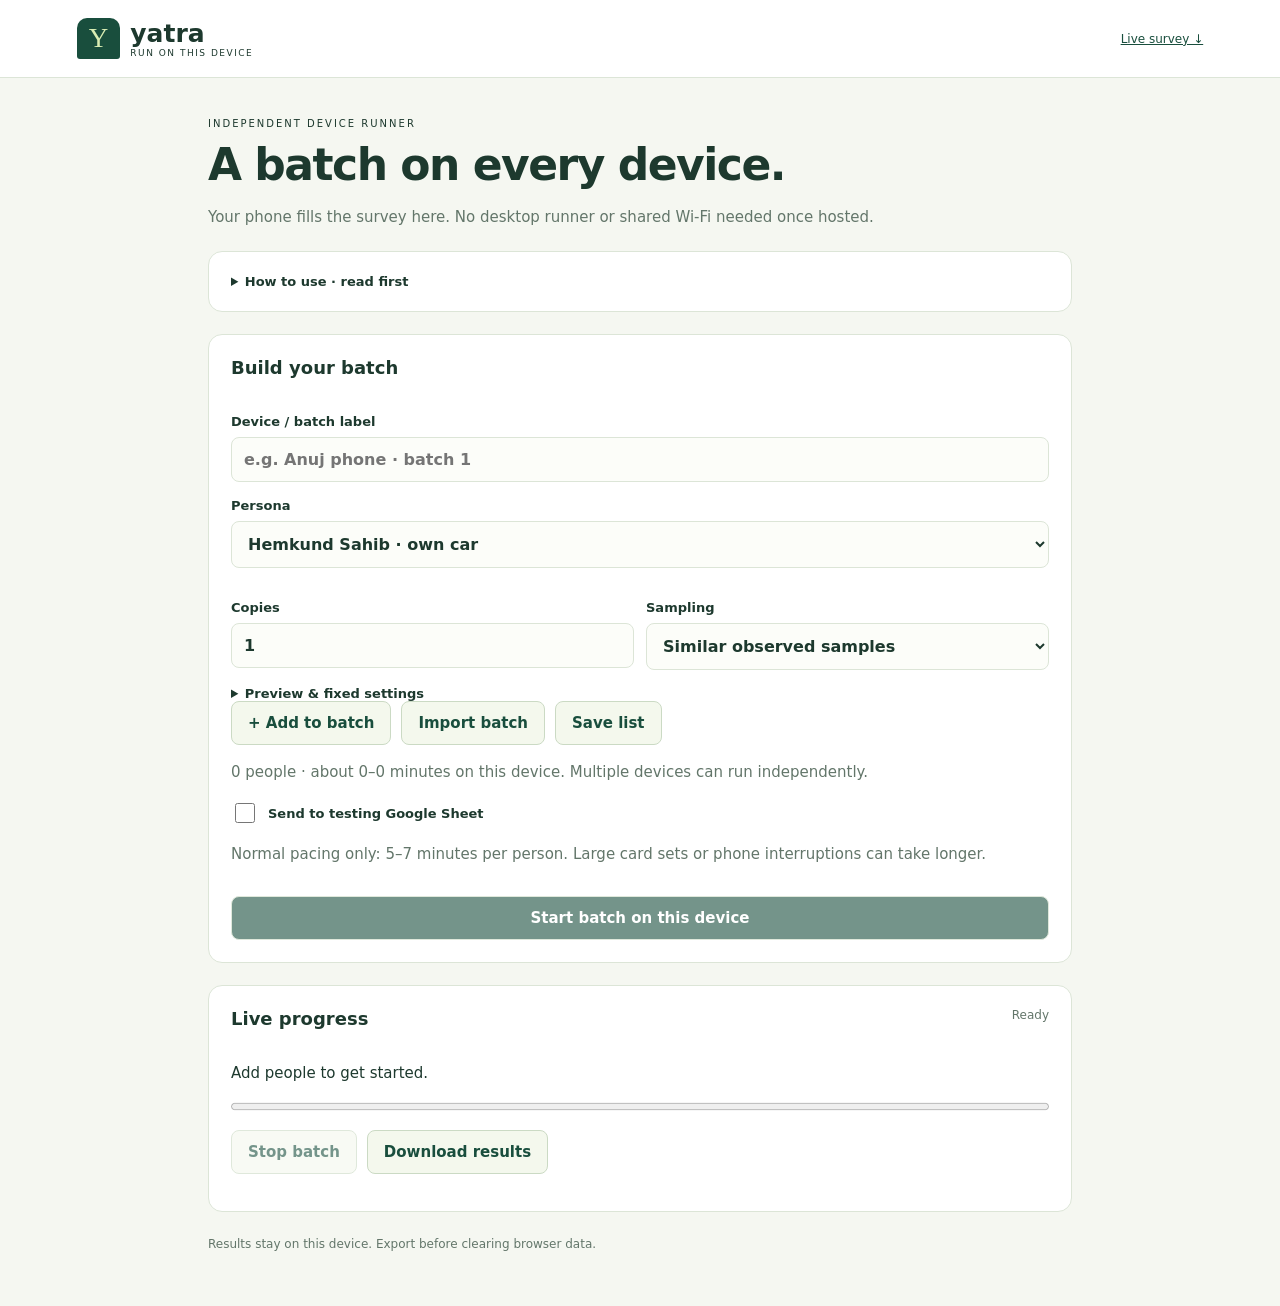
<file: index.html>
<!doctype html><html lang="en"><head><meta charset="utf-8"><meta name="viewport" content="width=device-width,initial-scale=1"><meta name="theme-color" content="#194e3d"><link rel="manifest" href="manifest.webmanifest"><link rel="stylesheet" href="style.css"><title>Yatra · Phone runner</title></head><body>
<header><span class="logo">Y</span><div><b>yatra</b><small>RUN ON THIS DEVICE</small></div><a href="#monitor">Live survey ↓</a></header>
<main><p class="eyebrow">INDEPENDENT DEVICE RUNNER</p><h1>A batch on every device.</h1><p class="lead">Your phone fills the survey here. No desktop runner or shared Wi-Fi needed once hosted.</p>
<details class="guide"><summary>How to use · read first</summary><ol><li>Choose a persona, copies and sampling, then Add to batch.</li><li>Leave Sheet off for a local check. Enable it when you want submissions.</li><li>Start batch. Each person takes a real 5–7 minute target, with extra time on choice cards.</li><li>Keep this screen open, unlocked and in the foreground. Allow location once if asked. Avoid battery-saving mode.</li><li>Download results on each device. To divide 60 people, run 20 on each of three devices. Use different device labels.</li></ol><p>Other devices have their own lists and progress. This app does not control your existing computer runs. Sheet failures stop the batch to avoid blind retries.</p></details>
<section class="panel"><h2>Build your batch</h2><fieldset id="setup"><label>Device / batch label<input id="deviceLabel" maxlength="80" placeholder="e.g. Anuj phone · batch 1"></label><label>Persona<select id="persona"></select></label><div class="row"><label>Copies<input id="copies" type="number" min="1" max="1000" value="1"></label><label>Sampling<select id="sampling"><option value="similar">Similar observed samples</option><option value="template">Repeat these details</option></select></label></div><details><summary>Preview &amp; fixed settings</summary><pre id="personaPreview"></pre><p class="help">Optional: set questionnaire answers that stay fixed, such as age, groupSize or occupation. Use the actual survey values.</p><label>Fixed answers (JSON)<textarea id="overrides" rows="4" spellcheck="false">{}</textarea></label></details><div class="actions"><button id="add">+ Add to batch</button><button id="importList">Import batch</button><button id="saveList">Save list</button><input id="listFile" type="file" accept=".json,application/json" hidden></div><ol id="batch"></ol><p id="estimate" class="help"></p><label class="check"><input id="pushSheet" type="checkbox"> Send to testing Google Sheet</label><p class="help">Normal pacing only: 5–7 minutes per person. Large card sets or phone interruptions can take longer.</p><button id="start" class="primary">Start batch on this device</button></fieldset></section>
<section class="panel" id="monitor"><div class="heading"><h2>Live progress</h2><span id="badge">Ready</span></div><p id="status" role="status">Add people to get started.</p><progress id="progress" value="0" max="1"></progress><p id="field" class="help"></p><p id="wake" class="help"></p><p id="visibility" class="warning" hidden>Keep this page visible. Mobile browsers may pause a background tab.</p><div class="actions"><button id="stop" disabled>Stop batch</button><button id="resume" hidden>Resume queued people</button><button id="export">Download results</button></div><ol id="queue"></ol><iframe hidden id="survey" title="Live survey being filled on this device" src="about:blank"></iframe></section><p id="error" class="error" role="alert" hidden></p><footer>Results stay on this device. Export before clearing browser data.</footer></main><script type="module" src="app.mjs"></script></body></html>
</file>
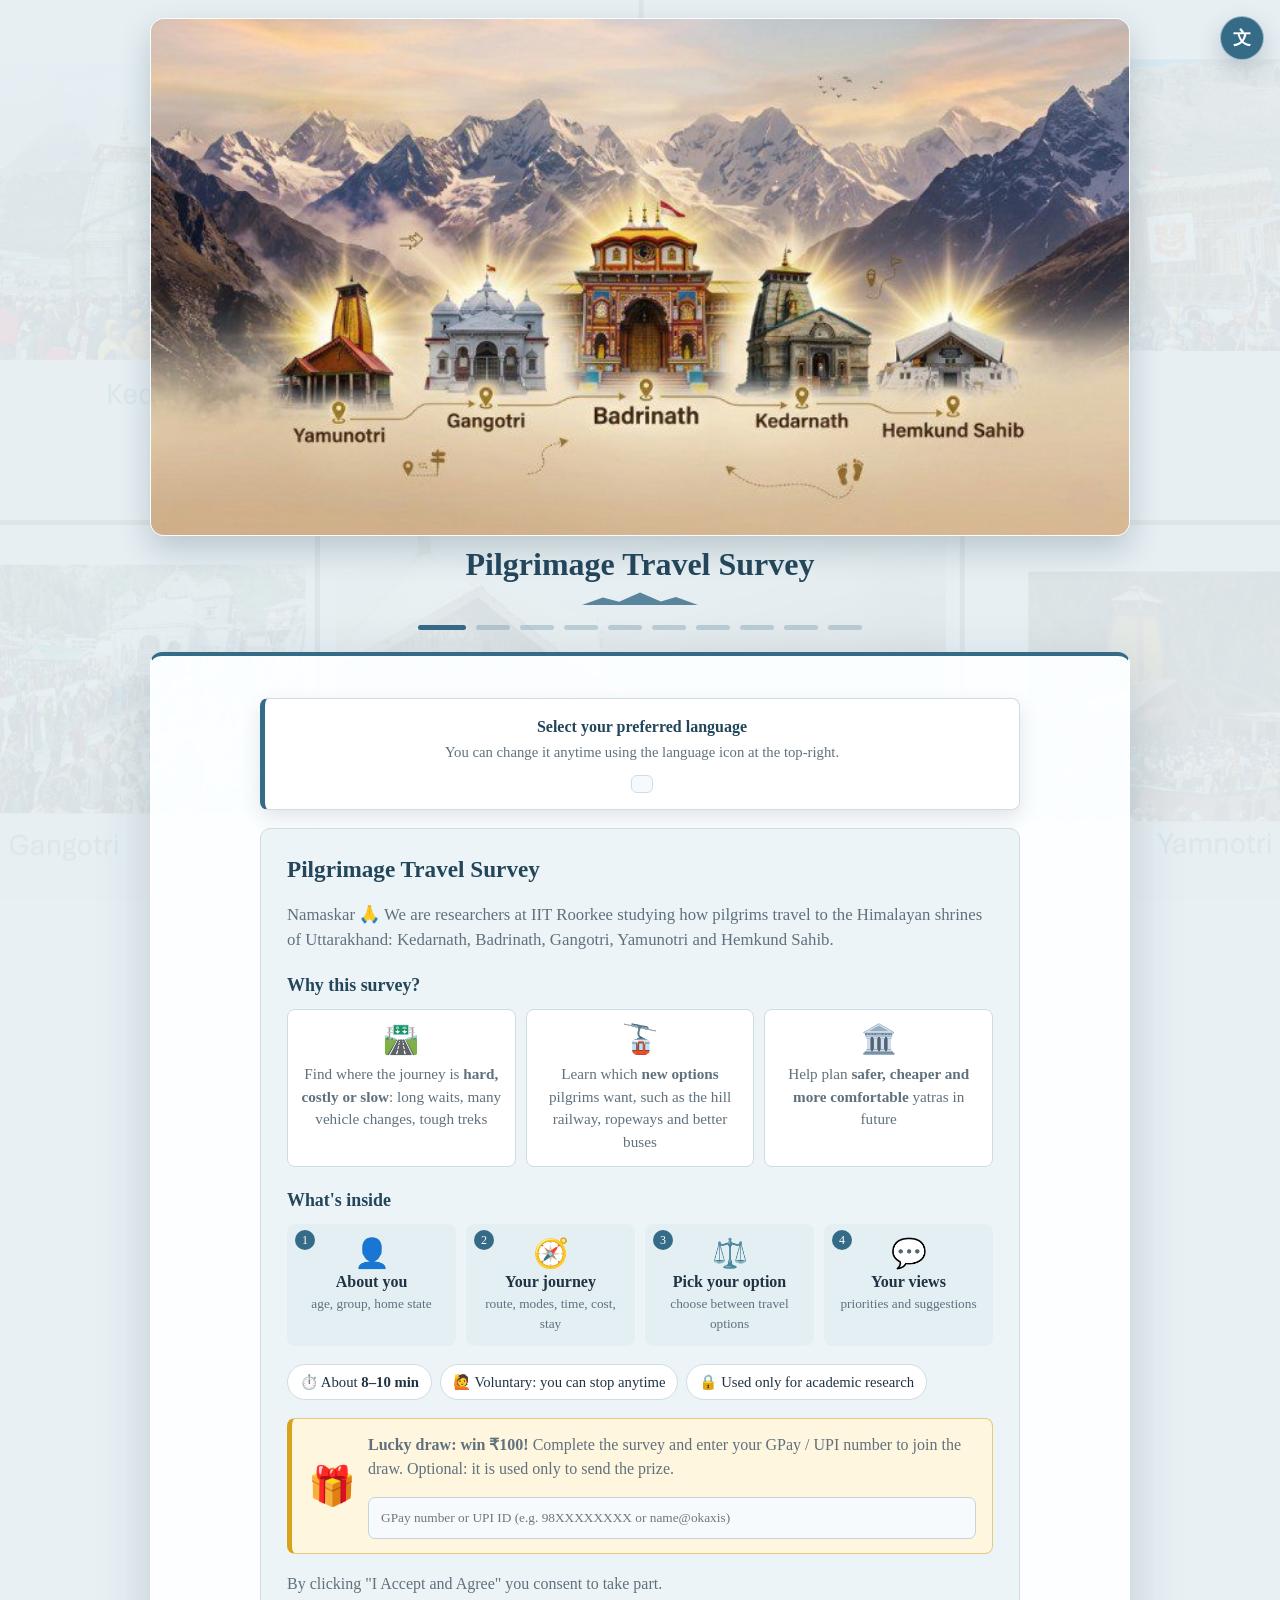
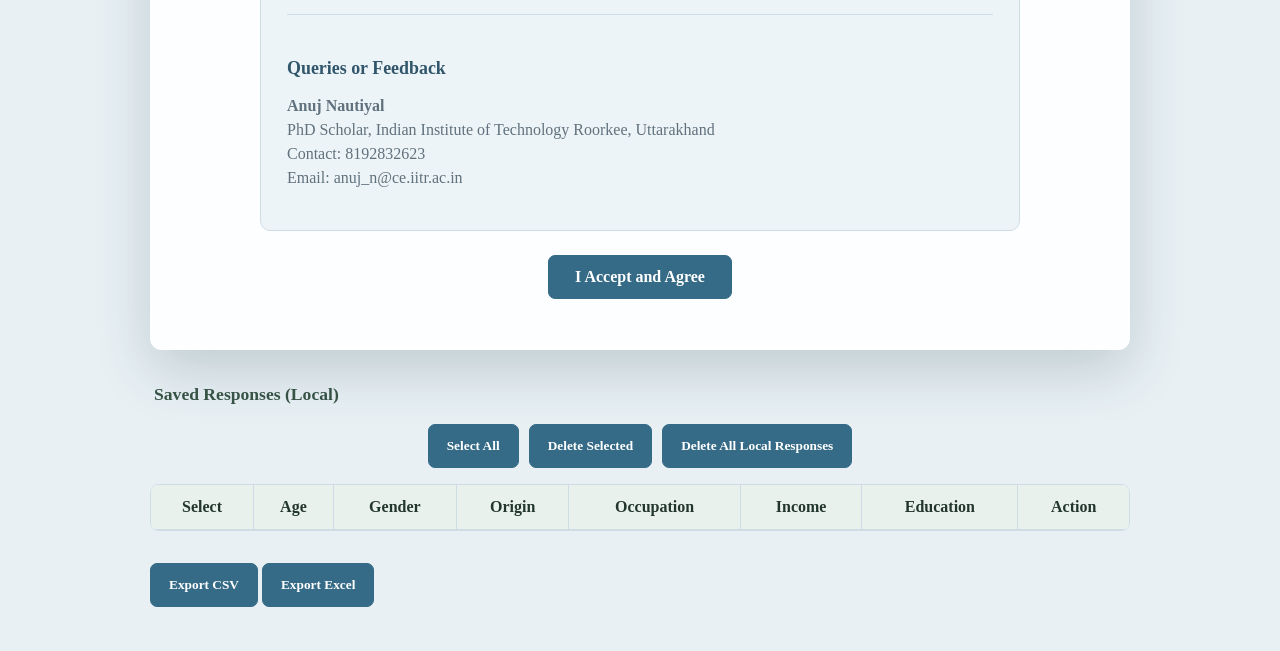
<file: survey/index.html>
<!DOCTYPE html>
<html lang="en">
<head>
  <meta charset="UTF-8">
  <meta name="viewport" content="width=device-width, initial-scale=1.0">
  <title>Pilgrimage Travel Survey</title>

  <link rel="stylesheet" href="style.css">

  
  <script>
    function googleTranslateElementInit() {
      new google.translate.TranslateElement({
        pageLanguage: 'en',
        includedLanguages: 'en,hi,bn,gu,kn,ml,mr,ne,pa,ta,te,ur',
        layout: google.translate.TranslateElement.InlineLayout.SIMPLE,
        autoDisplay: false
      }, 'google_translate_element');
      window.dispatchEvent(new Event('googleTranslateReady'));
    }
  </script>
  
</head>
<body>
  <dialog id="resumeDraftDialog" aria-labelledby="resumeDraftTitle" aria-describedby="resumeDraftDescription">
    <h2 id="resumeDraftTitle">Continue your survey?</h2>
    <p id="resumeDraftDescription">An unfinished survey is saved on this browser. Resume with your previous answers, or start a fresh survey.</p>
    <button type="button" id="resumeDraftBtn" autofocus>Resume Survey</button>
    <button type="button" id="freshDraftBtn">Start Fresh</button>
  </dialog>

  <iframe name="googleSheetTarget" id="googleSheetTarget" style="display:none;"></iframe>

  <div class="floating-language">
    <button type="button" class="language-toggle" aria-label="Change language" title="Change language">文</button>
    <div class="language-panel">
      <span>Choose Language</span>
      <div id="floatingTranslateMount">
        <div id="google_translate_element"></div>
      </div>
    </div>
  </div>

  <div id="pageBackground" class="page-background"></div>

  <div style="text-align:center; padding: 20px 0;">
    <img class="survey-header-image" src="images/Char-Dham-with-Hemkund-Sahib-Yatra-2026-Dream-Go-Himalayas.jpg" alt="Yamunotri, Gangotri, Badrinath, Kedarnath and Hemkund Sahib shrines">
  </div>

  <h1>Pilgrimage Travel Survey</h1>

  <div id="progress-indicator">
      <span class="step"></span>
      <span class="step"></span>
      <span class="step"></span>
      <span class="step"></span>
      <span class="step"></span>
      <span class="step"></span>
      <span class="step"></span>
      <span class="step"></span>
      <span class="step"></span>
      <span class="step"></span>
  </div>

  <form id="surveyForm">
  <input type="hidden" name="choiceBlock" id="choiceBlock">
  <input type="hidden" name="surveyStartTimestamp" id="surveyStartTimestamp">
  <input type="hidden" name="surveySubmitTimestamp" id="surveySubmitTimestamp">
  <input type="hidden" name="surveyCompletionSeconds" id="surveyCompletionSeconds">
  <input type="hidden" name="deviceId" id="deviceId">
  <input type="hidden" name="deviceFingerprint" id="deviceFingerprint">
  <input type="hidden" name="geoLat" id="geoLat">
  <input type="hidden" name="geoLng" id="geoLng">
  <input type="hidden" name="geoAccuracy" id="geoAccuracy">
  <input type="hidden" name="geoTimestamp" id="geoTimestamp">
  <input type="hidden" name="geoStatus" id="geoStatus">

  <div class="form-page" id="page-0-consent">
        <div class="consent-language-prompt">
            <div>
                <b>Select your preferred language</b>
                <span>You can change it anytime using the language icon at the top-right.</span>
            </div>
            <div id="consentTranslateMount"></div>
        </div>
        <div id="consent-content">
            <h2>Pilgrimage Travel Survey</h2>
            <p class="consent-lead">Namaskar 🙏 We are researchers at IIT Roorkee studying how pilgrims travel to the Himalayan shrines of Uttarakhand: Kedarnath, Badrinath, Gangotri, Yamunotri and <span translate="no">Hemkund Sahib</span>.</p>

            <h3 class="consent-subhead">Why this survey?</h3>
            <div class="consent-why">
                <div><span class="consent-icon">🛣️</span><p>Find where the journey is <b>hard, costly or slow</b>: long waits, many vehicle changes, tough treks</p></div>
                <div><span class="consent-icon">🚡</span><p>Learn which <b>new options</b> pilgrims want, such as the hill railway, ropeways and better buses</p></div>
                <div><span class="consent-icon">🏛️</span><p>Help plan <b>safer, cheaper and more comfortable</b> yatras in future</p></div>
            </div>

            <h3 class="consent-subhead">What's inside</h3>
            <ol class="consent-steps">
                <li><span class="consent-icon">👤</span><b>About you</b><small>age, group, home state</small></li>
                <li><span class="consent-icon">🧭</span><b>Your journey</b><small>route, modes, time, cost, stay</small></li>
                <li><span class="consent-icon">⚖️</span><b>Pick your option</b><small>choose between travel options</small></li>
                <li><span class="consent-icon">💬</span><b>Your views</b><small>priorities and suggestions</small></li>
            </ol>

            <div class="consent-facts">
                <span>⏱️ About <b>8–10 min</b></span>
                <span>🙋 Voluntary: you can stop anytime</span>
                <span>🔒 Used only for academic research</span>
            </div>

            <div class="lucky-draw-box">
                <span class="consent-icon lucky-draw-icon">🎁</span>
                <p><b>Lucky draw: win ₹100!</b> Complete the survey and enter your GPay / UPI number to join the draw. Optional: it is used only to send the prize.</p>
                <input type="text" name="luckyDrawUpi" id="luckyDrawUpi" inputmode="text" autocomplete="off" maxlength="60"
                       placeholder="GPay number or UPI ID (e.g. 98XXXXXXXX or name@okaxis)">
            </div>
            <p>By clicking "I Accept and Agree" you consent to take part.</p>
            <div class="consent-contact">
                <h3>Queries or Feedback</h3>
                <p><b>Anuj Nautiyal</b><br>
                PhD Scholar, Indian Institute of Technology Roorkee, Uttarakhand<br>
                Contact: 8192832623<br>
                Email: anuj_n@ce.iitr.ac.in</p>
            </div>
        </div>
        <button type="button" id="consent-btn" onclick="nextPrev(1)">I Accept and Agree</button>
    </div>

  <div class="form-page" id="page-1-E">
        <p class="fatigue-progress" style="text-align:right;">Page 9 of 10 · ~2 min</p>
        <h2>Section E: Respondent Profile & Demographics</h2>
        <p class="privacy-note">These details are collected near the end to help analyze travel patterns across different pilgrim groups. Your responses will be used only for academic research and planning purposes, and will not be shared publicly.</p>
        <h3>E1: Basic Demographic Characteristics</h3>

        <label>Age:
          <span class="field-helper">Select your age group.</span>
          <select name="age" required>
            <option value="">--Select--</option>
            <option>Under 15</option>
            <option>15-24</option>
            <option>25-34</option>
            <option>35-44</option>
            <option>45-54</option>
            <option>55-64</option>
            <option>65 and above</option>
          </select>
        </label>

        <label>Gender:
          <span class="field-helper">Select the gender you identify with.</span>
          <select name="gender" required>
            <option value="">--Select--</option>
            <option>Male</option>
            <option>Female</option>
            <option>Non-binary / Other</option>
            <option>Prefer not to say</option>
          </select>
        </label>

        <label>Origin State/UT:
          <span class="field-helper">Where did this pilgrimage trip mainly start from?</span>
          <select name="originStateUT" required>
            <option value="">--Select State/UT--</option>
            <option>Andhra Pradesh</option>
            <option>Arunachal Pradesh</option>
            <option>Assam</option>
            <option>Bihar</option>
            <option>Chhattisgarh</option>
            <option>Goa</option>
            <option>Gujarat</option>
            <option>Haryana</option>
            <option>Himachal Pradesh</option>
            <option>Jharkhand</option>
            <option>Karnataka</option>
            <option>Kerala</option>
            <option>Madhya Pradesh</option>
            <option>Maharashtra</option>
            <option>Manipur</option>
            <option>Meghalaya</option>
            <option>Mizoram</option>
            <option>Nagaland</option>
            <option>Odisha</option>
            <option>Punjab</option>
            <option>Rajasthan</option>
            <option>Sikkim</option>
            <option>Tamil Nadu</option>
            <option>Telangana</option>
            <option>Tripura</option>
            <option>Uttar Pradesh</option>
            <option>Uttarakhand</option>
            <option>West Bengal</option>
            <option disabled>----- Union Territories -----</option>
            <option>Andaman and Nicobar Islands</option>
            <option>Chandigarh</option>
            <option>Dadra and Nagar Haveli and Daman and Diu</option>
            <option>Delhi (NCT)</option>
            <option>Jammu and Kashmir</option>
            <option>Ladakh</option>
            <option>Lakshadweep</option>
            <option>Puducherry</option>
            <option disabled>----- International -----</option>
            <option>International</option>
          </select>
        </label>

        <label>Nearest Origin City/District (optional):
          <span class="field-helper">Name the nearest city or district to your home/start location.</span>
          <input type="text" name="originCityDistrict" placeholder="e.g., Delhi, Mumbai, Kolkata, Patna">
        </label>

        <label>Occupation:
          <span class="field-helper">Select your main work or activity.</span>
          <select name="occupation" required>
            <option value="">--Select--</option>
            <option>Prefer not to say</option>
            <option>Government Employee</option>
            <option>Private Employee</option>
            <option>Business/Self Employed</option>
            <option>Retired</option>
            <option>Student</option>
            <option>Homemaker</option>
            <option>Unemployed</option>
          </select>
        </label>

        <label>Monthly Household Income (optional):
          <span class="field-helper">Select your approximate household income range.</span>
          <select name="income">
            <option value="">Prefer not to say</option>
            <option>Below ₹15,000</option>
            <option>₹15,000-₹30,000</option>
            <option>₹30,000-₹50,000</option>
            <option>₹50,000-₹75,000</option>
            <option>₹75,000-₹1,00,000</option>
            <option>Above ₹1,00,000</option>
          </select>
        </label>

        <label>Highest Education Level:
          <span class="field-helper">Select the highest level of education completed.</span>
          <select name="education" required>
            <option value="">--Select--</option>
            <option value="prefer_not_to_say">Prefer not to say</option>
            <option value="primary">Primary (Up to 5th grade)</option>
            <option value="secondary">Secondary (6th to 12th grade)</option>
            <option value="diploma">Diploma</option>
            <option value="graduate">Graduate (Bachelor's degree)</option>
            <option value="post_graduate">Post Graduate (Master's degree)</option>
            <option value="professional">Professional (Ph.D.)</option>
            <option value="other">Uneducated</option>
          </select>
        </label>

        <div id="geoStatusBar" style="display:flex;align-items:center;gap:8px;margin:12px 0 0 0;padding:8px 12px;border-radius:6px;font-size:0.82em;background:#f0f4f8;color:#444;border:1px solid #d0dce8;">
          <span id="geoStatusIcon" style="font-size:1.1em;">📍</span>
          <span id="geoStatusText">Fetching location…</span>
        </div>
        <div class="nav-buttons">
          <div style="float:left;">
            <button type="button" onclick="nextPrev(-1)">Previous</button>
          </div>
          <div style="float:right;">
            <button type="button" onclick="nextPrev(1)">Next</button>
          </div>
        </div>
    </div>

  <div class="form-page" id="page-2-B">
        <p class="fatigue-progress" style="text-align:right;">Page 2 of 10 · ~3 min</p>
        <h2>Section A: Current Travel Behaviour</h2>

        <h3>A1: Travel Group Characteristics</h3>
        <fieldset class="answer-question">
          <legend>Trip status:</legend><span class="field-helper">Tell us whether this pilgrimage is completed, ongoing, or planned.</span>
          <div class="answer-buttons">
            <label class="answer-choice"><input type="radio" name="tripStatus" value="Completed" required><span>Completed</span></label>
            <label class="answer-choice"><input type="radio" name="tripStatus" value="Ongoing" required><span>Ongoing</span></label>
            <label class="answer-choice"><input type="radio" name="tripStatus" value="Being planned" required><span>Being planned</span></label>
          </div>
        </fieldset>

        <fieldset class="answer-question" id="travelType">
          <legend>Travel type:</legend>
          <span class="field-helper">How are you travelling?</span>
          <div class="answer-buttons">
            <label class="answer-choice"><input type="radio" name="travelType" value="Solo" required><span>Solo (alone)</span></label>
            <label class="answer-choice"><input type="radio" name="travelType" value="Group" required><span>Group (with others)</span></label>
          </div>
        </fieldset>

        <label id="groupSizeLabel">Group size, including you:
          <span class="field-helper">Enter the total number of people travelling together.</span>
          <input type="number" name="groupSize" id="groupSize" min="1" value="1" required>
        </label>
        <p id="groupSizeHelper" style="font-size: 0.85em; color: grey;">This is your travelling party size; vehicle occupancy is asked separately in A4.1.</p>

        <div id="groupCompositionFields" class="group-composition-fields" style="display:none;">
          <p>Approximate group composition, if known:</p>
          <label>Adults:
            <input type="number" name="groupAdults" min="0" placeholder="e.g., 4">
          </label>
          <label>Children:
            <input type="number" name="groupChildren" min="0" placeholder="e.g., 2">
          </label>
          <label>Elderly persons:
            <input type="number" name="groupElderly" min="0" placeholder="e.g., 1">
          </label>
          <label>Persons needing assistance:
            <input type="number" name="groupAssistanceCount" min="0" placeholder="e.g., 1">
          </label>
          <p id="groupCompositionMessage" class="field-helper"></p>
        </div>

        <h3>A1.1: Trip Planning & Booking</h3>
        <fieldset class="answer-question">
          <legend>Who arranged this trip?</legend><span class="field-helper">Who mainly planned and organised the transport and travel for this trip?</span>
          <div class="answer-buttons">
            <label class="answer-choice"><input type="radio" name="transportDecisionMaker" value="Self" required><span>Self</span></label>
            <label class="answer-choice"><input type="radio" name="transportDecisionMaker" value="Family"><span>Family</span></label>
            <label class="answer-choice"><input type="radio" name="transportDecisionMaker" value="Tour operator / Travel agent"><span>Tour operator / Agent</span></label>
            <label class="answer-choice"><input type="radio" name="transportDecisionMaker" value="Other"><span>Other</span></label>
          </div>
        </fieldset>

        <fieldset class="answer-question">
          <legend>Yatra registration status:</legend><span class="field-helper">Did you register on the official Char Dham Yatra portal?</span>
          <div class="answer-buttons">
            <label class="answer-choice"><input type="radio" name="yatraRegistration" value="Yes" required><span>Yes</span></label>
            <label class="answer-choice"><input type="radio" name="yatraRegistration" value="No" required><span>No</span></label>
            <label class="answer-choice"><input type="radio" name="yatraRegistration" value="Was not aware of it" required><span>Was not aware of it</span></label>
          </div>
        </fieldset>

        <!-- Shown for Group travelers only -->
        <fieldset class="answer-question" id="budgetScopeBlock" style="display:none">
          <legend>Is this transport cost per person or for the whole group?</legend>
          <span class="field-helper">Group travel costs can vary a lot. A tour package for 6 people is very different from one person's share. Tell us which figure you can give.</span>
          <div class="answer-buttons">
            <label class="answer-choice"><input type="radio" name="transportBudgetBasis" value="Per person"><span>Per person</span></label>
            <label class="answer-choice"><input type="radio" name="transportBudgetBasis" value="Whole group"><span>Whole group</span></label>
          </div>
        </fieldset>

        <!-- Per-person budget (always shown for Solo; shown for Group when Per person selected) -->
        <fieldset class="answer-question" id="budgetPerPersonBlock">
          <legend>Transport spending per person:</legend>
          <div class="answer-buttons">
            <label class="answer-choice"><input type="radio" name="transportBudget" value="Below Rs 2000" required><span>Below ₹2,000</span></label>
            <label class="answer-choice"><input type="radio" name="transportBudget" value="Rs 2000-5000"><span>₹2,000–₹5,000</span></label>
            <label class="answer-choice"><input type="radio" name="transportBudget" value="Rs 5000-10000"><span>₹5,000–₹10,000</span></label>
            <label class="answer-choice"><input type="radio" name="transportBudget" value="Rs 10000-20000"><span>₹10,000–₹20,000</span></label>
            <label class="answer-choice"><input type="radio" name="transportBudget" value="Above Rs 20000"><span>Above ₹20,000</span></label>
            <label class="answer-choice"><input type="radio" name="transportBudget" value="Prefer not to say"><span>Prefer not to say</span></label>
          </div>
        </fieldset>

        <!-- Group total budget (shown for Group when Whole group selected) -->
        <fieldset class="answer-question" id="budgetGroupBlock" style="display:none">
          <legend>Total transport spending for the whole group:</legend>
          <span class="field-helper">Combined transport cost for your entire group (bus, taxi, helicopter, palki, ropeway, tour package, etc.) for the full return trip. Do not include stay or food.</span>
          <div class="answer-buttons">
            <label class="answer-choice"><input type="radio" name="transportBudgetGroup" value="Below Rs 10000"><span>Below ₹10,000</span></label>
            <label class="answer-choice"><input type="radio" name="transportBudgetGroup" value="Rs 10000-25000"><span>₹10,000–₹25,000</span></label>
            <label class="answer-choice"><input type="radio" name="transportBudgetGroup" value="Rs 25000-50000"><span>₹25,000–₹50,000</span></label>
            <label class="answer-choice"><input type="radio" name="transportBudgetGroup" value="Rs 50000-100000"><span>₹50,000–₹1,00,000</span></label>
            <label class="answer-choice"><input type="radio" name="transportBudgetGroup" value="Above Rs 100000"><span>Above ₹1,00,000</span></label>
            <label class="answer-choice"><input type="radio" name="transportBudgetGroup" value="Prefer not to say"><span>Prefer not to say</span></label>
          </div>
        </fieldset>

        <h3>A2: Visit History &amp; Frequency</h3>
        <p>For each shrine, mark how many times you visited before and whether it is included in this trip.</p>
        <table class="grid-table" id="visitHistoryTable">
          <colgroup><col class="visit-shrine-column"><col span="5"><col class="visit-current-column"></colgroup>
          <thead>
          <tr>
            <th rowspan="2" scope="col">Shrine</th>
            <th colspan="5">Number of Previous Visits</th>
            <th rowspan="2" scope="col">Visiting on this Trip?</th>
          </tr>
          <tr>
            <th scope="col">0</th>
            <th scope="col">1</th>
            <th scope="col">2</th>
            <th scope="col">3</th>
            <th scope="col">&gt;3</th>
          </tr>
          </thead>
          <tbody>
          <tr>
            <td>Yamunotri</td>
            <td><input type="radio" name="yamunotri" value="0"></td>
            <td><input type="radio" name="yamunotri" value="1"></td>
            <td><input type="radio" name="yamunotri" value="2"></td>
            <td><input type="radio" name="yamunotri" value="3"></td>
            <td><input type="radio" name="yamunotri" value=">3"></td>
            <td><input type="checkbox" class="current-dham-checkbox" data-dham="Yamunotri" name="dhamCurrentVisit" value="Yamunotri"></td>
          </tr>
          <tr>
            <td>Gangotri</td>
            <td><input type="radio" name="gangotri" value="0"></td>
            <td><input type="radio" name="gangotri" value="1"></td>
            <td><input type="radio" name="gangotri" value="2"></td>
            <td><input type="radio" name="gangotri" value="3"></td>
            <td><input type="radio" name="gangotri" value=">3"></td>
            <td><input type="checkbox" class="current-dham-checkbox" data-dham="Gangotri" name="dhamCurrentVisit" value="Gangotri"></td>
          </tr>
          <tr>
            <td>Kedarnath</td>
            <td><input type="radio" name="kedarnath" value="0"></td>
            <td><input type="radio" name="kedarnath" value="1"></td>
            <td><input type="radio" name="kedarnath" value="2"></td>
            <td><input type="radio" name="kedarnath" value="3"></td>
            <td><input type="radio" name="kedarnath" value=">3"></td>
            <td><input type="checkbox" class="current-dham-checkbox" data-dham="Kedarnath" name="dhamCurrentVisit" value="Kedarnath"></td>
          </tr>
          <tr>
            <td>Badrinath</td>
            <td><input type="radio" name="badrinath" value="0"></td>
            <td><input type="radio" name="badrinath" value="1"></td>
            <td><input type="radio" name="badrinath" value="2"></td>
            <td><input type="radio" name="badrinath" value="3"></td>
            <td><input type="radio" name="badrinath" value=">3"></td>
            <td><input type="checkbox" class="current-dham-checkbox" data-dham="Badrinath" name="dhamCurrentVisit" value="Badrinath"></td>
          </tr>
          <tr>
            <td><span translate="no">Hemkund Sahib</span></td>
            <td><input type="radio" name="hemkund" value="0"></td>
            <td><input type="radio" name="hemkund" value="1"></td>
            <td><input type="radio" name="hemkund" value="2"></td> <td><input type="radio" name="hemkund" value="3"></td>
            <td><input type="radio" name="hemkund" value=">3"></td>
            <td><input type="checkbox" class="current-dham-checkbox" data-dham="Hemkund Sahib" name="dhamCurrentVisit" value="Hemkund Sahib"></td>
          </tr>
          </tbody>
        </table>

        <div id="ongoingDhamStatusSection" class="ongoing-dham-status-section" style="display:none;">
          <h4>Progress of your ongoing trip</h4>
          <p class="field-helper">For each shrine included in this trip, indicate whether it is completed, currently underway, or planned next.</p>
          <div id="ongoingDhamStatusCards"></div>
        </div>

        <label id="repeatVisitReasonLabel" style="display:none;">Main reason for returning:
          <span class="field-helper">Answer this only if you have visited any selected shrine before.</span>
          <select name="repeatVisitReason" id="repeatVisitReason">
            <option value="">--Select--</option>
            <option>Deeper spiritual experience</option>
            <option>Family / group tradition</option>
            <option>Could not complete last time</option>
            <option>Accompanying family or friends</option>
            <option>Other</option>
          </select>
        </label>

        <div id="previousTransportExperience" style="display:none;">
        <h3>A2.1: Your Previous Transport Experience</h3>
        <p class="field-helper">Think about a previous pilgrimage to these shrines or a similar one. Tick all that apply; skip if this is your first pilgrimage.</p>
        <fieldset class="answer-question">
          <legend>Which main-haul modes have you used before?</legend>
          <span class="field-helper">Travel to the base town or road-head.</span>
          <div class="answer-buttons">
          <label><input type="checkbox" name="priorModeExp" value="bus_minibus"> State bus or mini-bus to base town</label>
          <label><input type="checkbox" name="priorModeExp" value="shared_taxi"> Shared taxi or jeep to base town</label>
          <label><input type="checkbox" name="priorModeExp" value="private_taxi"> Private hired taxi or car</label>
          <label><input type="checkbox" name="priorModeExp" value="own_vehicle"> Own vehicle (car / motorcycle)</label>
          <label><input type="checkbox" name="priorModeExp" value="train_hills"> Train for any hill destination</label>
          </div>
        </fieldset>
        <fieldset class="answer-question">
          <legend>Which last-mile modes have you used before?</legend>
          <span class="field-helper">Travel from the base or road-head to the shrine.</span>
          <div class="answer-buttons">
          <label><input type="checkbox" name="priorModeExp" value="trek"> Trekking to shrine on foot</label>
          <label><input type="checkbox" name="priorModeExp" value="palki_pony"> Pony, Palki, Doli, or Porter to shrine</label>
          <label><input type="checkbox" name="priorModeExp" value="helicopter"> Helicopter to or from shrine</label>
          </div>
        </fieldset>
        </div>

        <h3>A3: Travel Itinerary &amp; Sequence</h3>
        <fieldset class="answer-question" id="startPoint">
          <legend>Trip starting point:</legend><span class="field-helper">Select where your pilgrimage journey starts.</span>
          <div class="answer-buttons">
            <label class="answer-choice"><input type="radio" name="startPoint" value="Haridwar" required><span>Haridwar</span></label>
            <label class="answer-choice"><input type="radio" name="startPoint" value="Rishikesh"><span>Rishikesh</span></label>
            <label class="answer-choice"><input type="radio" name="startPoint" value="Dehradun"><span>Dehradun</span></label>
            <label class="answer-choice"><input type="radio" name="startPoint" value="Other"><span>Other</span></label>
          </div>
        </fieldset>

        <label id="otherStartPointLabel" style="display:none;">Starting point:
          <span class="field-helper">Type the city or place where your trip starts.</span>
          <input type="text" name="otherStartPoint" id="otherStartPoint" placeholder="e.g., Dehradun, Delhi, Kotdwar">
        </label>

        <fieldset class="answer-question">
          <legend>About how many days is your whole pilgrimage trip?</legend>
          <span class="field-helper">Include travel to the shrines, your stay, and the return journey. For an ongoing or planned trip, choose your best estimate.</span>
          <div class="answer-buttons">
            <label class="answer-choice"><input type="radio" name="totalDurationDays" value="1-3 days" required><span>1–3 days</span></label>
            <label class="answer-choice"><input type="radio" name="totalDurationDays" value="4-7 days" required><span>4–7 days</span></label>
            <label class="answer-choice"><input type="radio" name="totalDurationDays" value="8-10 days" required><span>8–10 days</span></label>
            <label class="answer-choice"><input type="radio" name="totalDurationDays" value="11-14 days" required><span>11–14 days</span></label>
            <label class="answer-choice"><input type="radio" name="totalDurationDays" value="15+ days" required><span>15+ days</span></label>
            <label class="answer-choice"><input type="radio" name="totalDurationDays" value="Not sure yet" required><span>Not sure yet</span></label>
          </div>
        </fieldset>

        <div id="dhamSequenceSelection">
            <h4>Order of Shrine Visits</h4>
            <p style="color: grey;">Select Shrines in A2 to show visit-order fields.</p>
        </div>

        <div class="nav-buttons">
          <div style="float:left;">
            <button type="button" onclick="nextPrev(-1)">Previous</button>
          </div>
          <div style="float:right;">
            <button type="button" onclick="nextPrev(1)">Next</button>
          </div>
        </div>
    </div>

  <div class="form-page" id="page-2B-journey">
    <p class="fatigue-progress" style="text-align:right;">Page 3 of 10 · ~4 min</p>
        <h2>Section A (continued): Your Journey Details</h2>

        <h3>A4: Transportation Mode Choice</h3>
        <fieldset class="answer-question" id="onwardVehicleContinuity">
          <legend>During your onward pilgrimage journey, did you use the same vehicle throughout?</legend>
          <span class="field-helper">Think from your starting point through all selected shrine road-heads or base towns.</span>
          <div class="answer-buttons">
            <label class="answer-choice"><input type="radio" name="onwardVehicleContinuity" value="Same vehicle throughout" required><span>Yes, same vehicle throughout</span></label>
            <label class="answer-choice"><input type="radio" name="onwardVehicleContinuity" value="Changed vehicle or mode" required><span>No, changed vehicle or mode</span></label>
          </div>
        </fieldset>

        <section class="journey-visual" id="mainHaulJourneyPreview" aria-live="polite">
          <div class="journey-visual-title">Your onward journey</div>
          <p class="journey-visual-empty">Select your starting point, shrine order, and travel mode to build the route.</p>
        </section>

        <div id="mainHaulJourneyDetails" style="display:none;">
        <p id="mainHaulTransferHint" class="field-helper"></p>
        <h4>A4.1 Main-Haul Travel (Onward Journey)</h4>
        <p style="clear: both;">Enter the main travel route, mode, time, and cost for each segment of your <strong>onward journey</strong> (start point → Shrine base/destination). If your trip is <em>ongoing or planned</em>, enter the mode you intend to use.</p>
        <p class="field-helper"><strong>Mode guide:</strong> Shared = pay per seat; Hired = whole vehicle booked; Own = personal or family vehicle. First select whether the vehicle changed within the leg.</p>
        <p class="field-helper">Enter the one-way amount paid and use “Fare entered as” to identify what that amount covers. Enter ₹0 if there was no separate fare because transport was included in a package. Do not include accommodation or food.</p>
        <table id="primaryModeTable" class="journey-card-table">
            <thead>
                <tr>
                    <th>Shrine</th>
                    <th>Route/Segment</th>
                    <th class="transfer-column">Vehicle Changes Within This Leg</th>
                    <th>Mode Used at Start of Leg</th>
                    <th>One-Way Time (hrs)</th>
                    <th>One-Way Fare (₹)</th>
                    <th>Fare Entered As</th>
                    <th class="occupancy-header">Vehicle Occupancy</th>
                    <th>Action</th>
                </tr>
            </thead>
            <tbody>
                </tbody>
        </table>
        </div>

        <div id="mainHaulTransferDetails" style="display:none;">
          <h4>Transfer Details</h4>
          <p class="field-helper">For each change, enter the transfer location and details of the vehicle used from that point onward. Time and fare should cover the journey from this transfer point to the next transfer or the first shrine base. If there were more than three transfers, enter the first three.</p>
          <table id="mainHaulTransferDetailsTable" class="journey-card-table">
            <thead>
              <tr>
                <th>Transfer</th>
                <th>Intermediate Transfer Location</th>
                <th>Mode After Transfer</th>
                <th>Time After Transfer (hrs)</th>
                <th>Fare After Transfer (₹)</th>
                <th>Fare Entered As</th>
                <th>Vehicle Occupancy</th>
              </tr>
            </thead>
            <tbody></tbody>
          </table>
        </div>

        <div id="interDhamSection" style="display:none;">
          <h4>A4.1a Inter-Shrine Travel</h4>
          <p>For each journey after your first shrine, enter travel details from the previous base to the next. Use the copy button when the mode and fare type are unchanged, then enter only that leg's time and fare.</p>
          <p class="field-helper">Enter the one-way amount paid and state what that amount covers. Enter ₹0 if transport was included in a package. For an ongoing or planned trip, enter your best estimate.</p>
          <table id="interDhamTable" class="journey-card-table">
            <thead>
              <tr>
                <th>Route/Segment</th>
                <th>Vehicle Changes Within This Leg</th>
                <th>Mode Used at Start of Leg</th>
                <th>One-Way Time (hrs)</th>
                <th>One-Way Fare (₹)</th>
                <th>Fare Entered As</th>
                <th>Vehicle Occupancy</th>
              </tr>
            </thead>
            <tbody id="interDhamTableBody"></tbody>
          </table>
          <p class="field-helper" id="interDhamHint" style="margin-top:6px;"></p>
        </div>

        <h4>A4.1b Return Journey (Shrine → Start Point)</h4>
        <p class="field-helper">If you took a different mode on your return, enter it below. If return mode and cost were the same as onward, select "Same as onward journey."</p>
        <fieldset class="answer-question" id="returnJourneyType">
          <legend>Return journey details:</legend>
          <div class="answer-buttons">
            <label class="answer-choice"><input type="radio" name="returnJourneyType" value="same" required><span>Same mode and cost as onward journey</span></label>
            <label class="answer-choice"><input type="radio" name="returnJourneyType" value="different"><span>Different mode or cost on return</span></label>
            <label class="answer-choice"><input type="radio" name="returnJourneyType" value="notapplicable"><span>Not applicable (one-way trip / trip not completed yet)</span></label>
          </div>
        </fieldset>
        <div id="returnJourneyDetails" style="display:none;">
          <p class="field-helper">Enter how you travelled from your final shrine back to your starting point. Add another row only if you changed vehicle or mode during the return.</p>
          <fieldset class="answer-question" id="returnVehicleContinuity">
            <legend>During the return journey, did you use the same vehicle or mode throughout?</legend>
            <div class="answer-buttons">
              <label class="answer-choice"><input type="radio" name="returnVehicleContinuity" value="Same vehicle or mode throughout"><span>Same vehicle/mode throughout</span></label>
              <label class="answer-choice"><input type="radio" name="returnVehicleContinuity" value="Changed vehicle or mode"><span>Changed vehicle or mode</span></label>
            </div>
          </fieldset>
          <div id="returnModeEntry" style="display:none;">
          <div class="field-helper" style="background:#e7f0f4;border-left:3px solid #527b91;padding:8px 12px;margin-bottom:8px;">
            <strong>Cost note:</strong> Enter <u>one-way return fare per person (₹)</u>.
          </div>
          <table id="returnModeTable" class="journey-card-table">
            <thead>
              <tr>
                <th>Shrine</th>
                <th>Route/Segment</th>
                <th>Return Mode</th>
                <th>Return Time (hrs)</th>
                <th>Return Cost per Person (₹)</th>
                <th>Fare Entered As</th>
                <th>Vehicle Occupancy</th>
                <th>Action</th>
              </tr>
            </thead>
            <tbody></tbody>
          </table>
          <button type="button" id="addReturnModeRow" onclick="addReturnRow()">Add Return Segment</button>
          </div>
        </div>
        <script>
          document.getElementById('returnJourneyType').addEventListener('change', function() {
            updateReturnJourneyDetails();
          });
          document.getElementById('returnVehicleContinuity').addEventListener('change', updateReturnJourneyDetails);
          function updateReturnJourneyDetails() {
            var isDifferent = document.querySelector('input[name="returnJourneyType"]:checked')?.value === 'different';
            var continuity = document.querySelector('input[name="returnVehicleContinuity"]:checked')?.value || '';
            var details = document.getElementById('returnJourneyDetails');
            var entry = document.getElementById('returnModeEntry');
            var continuityInputs = document.querySelectorAll('input[name="returnVehicleContinuity"]');
            details.style.display = isDifferent ? 'block' : 'none';
            continuityInputs.forEach(function(input) { input.required = isDifferent; input.disabled = !isDifferent; });
            if (isDifferent && !document.querySelector('#returnModeTable tbody tr')) addReturnRow();
            entry.style.display = isDifferent && continuity ? 'block' : 'none';
            var changed = continuity === 'Changed vehicle or mode';
            document.getElementById('addReturnModeRow').style.display = changed ? 'inline-block' : 'none';
            document.querySelectorAll('#returnModeTable tbody tr').forEach(function(row, index) {
              row.hidden = !changed && index > 0;
              row.querySelectorAll('input, select').forEach(function(control) {
                var active = isDifferent && !!continuity && !row.hidden;
                control.disabled = !active;
                control.required = active;
              });
            });
            renderJourneyPreviews();
          }
          function addReturnRow() {
            var tbody = document.querySelector('#returnModeTable tbody');
            var tr = document.createElement('tr');
            var rowKey = Date.now().toString(36) + '_' + tbody.rows.length;
            var isFirst = tbody.rows.length === 0;
            var orderedDhams = getOrderedDhams();
            var finalDham = orderedDhams[orderedDhams.length - 1] || '';
            var defaultRoute = isFirst && finalDham ? getReturnJourneyOrigin(finalDham) + ' → ' + getSelectedStartPointLabel() : '';
            tr.innerHTML = '<td><input type="text" name="returnDham[]" placeholder="Shrine name" value="' + escapeAttribute(isFirst ? finalDham : '') + '"></td>' +
              '<td><input type="text" name="returnRoute[]" placeholder="e.g. Sonprayag → Rishikesh" value="' + escapeAttribute(defaultRoute) + '"></td>' +
              '<td data-label="Return Mode">' + getRoadTravelModeButtonsHTML('returnMode_' + rowKey) + '</td>' +
              '<td data-label="Return Time">' + getCompactChoiceButtonsHTML('returnTime_' + rowKey, getInterDhamTimeChoices()) + '</td>' +
              '<td data-label="Return Fare">' + getCompactChoiceButtonsHTML('returnCost_' + rowKey, getTravelCostChoices()) + '</td>' +
              '<td data-label="Fare Entered As"><select name="returnFareBasis_' + rowKey + '">' + getFareBasisOptionsHTML() + '</select></td>' +
              '<td data-label="Vehicle Occupancy" data-occupancy-for="returnOccupancy_' + rowKey + '">' + getCompactChoiceButtonsHTML('returnOccupancy_' + rowKey, getVehicleOccupancyChoices()) + '</td>' +
              '<td><button type="button" onclick="this.closest(\'tr\').remove(); updateReturnJourneyDetails();">Remove</button></td>';
            tbody.appendChild(tr);
            updateReturnJourneyDetails();
          }
        </script>

        <h4>A4.1c En-route Stopover Facilities</h4>
        <p>Mention important stops during the main-haul route. Location options are filtered for each selected shrine. Add approximate cost if paid.</p>
        <table id="restLocationTable">
            <thead>
                <tr>
                    <th>Route/Segment</th>
                    <th>Stopover/Facility Location</th>
                    <th>Main Facility/Purpose</th>
                    <th>Stop Duration</th>
                    <th>Stay/Facility Type</th>
                    <th>Stop Cost</th>
                    <th>Action</th>
                </tr>
            </thead>
            <tbody>
                </tbody>
        </table>
        <button type="button" id="addRestLocationRow">Add Additional Rest Stop</button>

        <div class="nav-buttons">
          <div style="float:left;">
            <button type="button" onclick="nextPrev(-1)">Previous</button>
          </div>
          <div style="float:right;">
            <button type="button" onclick="nextPrev(1)">Next</button>
          </div>
        </div>
    </div>

  <div class="form-page" id="page-2C-lastmile">
    <p class="fatigue-progress" style="text-align:right;">Page 4 of 10 · ~3 min</p>
    <h2>Section A (continued): Last-Mile Travel &amp; Stay</h2>

        <section class="journey-visual" id="lastMileJourneyPreview" aria-live="polite">
          <div class="journey-visual-title">Your shrine approach</div>
          <p class="journey-visual-empty">Select a last-mile mode to build the route.</p>
        </section>


        <h4>A4.2 Last-Mile Travel (Base Camp / Road-head → Shrine)</h4>
        <p>Enter the final access mode from the road-head or base camp to each shrine. For Kedarnath, first choose whether you travelled through Sonprayag/Gaurikund or flew from a helipad. For <span translate="no">Hemkund Sahib</span>, record each leg separately: Govindghat → Pulna, Pulna → Ghangaria, and Ghangaria → <span translate="no">Hemkund Sahib</span>. If your trip is <em>ongoing or planned</em>, enter your intended mode.</p>
        <fieldset class="answer-question kedarnath-approach-question" id="kedarnathAccessChoice" style="display:none;">
          <legend>Kedarnath: Which route did you use for the final journey?</legend>
          <div class="answer-buttons">
            <label class="answer-choice"><input type="radio" name="kedarnathAccessType" value="Via Sonprayag and Gaurikund"><span>Via Sonprayag and Gaurikund</span></label>
            <label class="answer-choice"><input type="radio" name="kedarnathAccessType" value="Helicopter from helipad"><span>Helicopter from a helipad</span></label>
          </div>
        </fieldset>
        <fieldset class="answer-question kedarnath-approach-question" id="kedarnathApproachQuestion" style="display:none;">
          <legend>Kedarnath: How did you travel from Sonprayag to Gaurikund?</legend>
          <span class="field-helper">Select the mode used for this first section. Then complete the Gaurikund → Kedarnath Temple details below.</span>
          <div class="answer-buttons">
            <label class="answer-choice"><input type="radio" name="lastMileApproachMode_Kedarnath" value="Government-operated shuttle"><span>Government-operated shuttle</span></label>
            <label class="answer-choice"><input type="radio" name="lastMileApproachMode_Kedarnath" value="Walk"><span>Walk</span></label>
          </div>
          <div class="approach-detail-grid" id="kedarnathShuttleDetails" style="display:none;">
            <div class="approach-field-group">
              <label id="kedarnathApproachTimeLabel">Travel time
                <select name="lastMileApproachTimeBand_Kedarnath">
                  <option value="">-- Choose time band --</option>
                  <option value="&lt; 30 min">Less than 30 minutes</option>
                  <option value="30 min – 1 hr">30 min – 1 hour</option>
                  <option value="1 – 2 hrs">1 – 2 hours</option>
                  <option value="2 – 3 hrs">2 – 3 hours</option>
                  <option value="3 – 5 hrs">3 – 5 hours</option>
                  <option value="5 – 8 hrs">5 – 8 hours</option>
                  <option value="&gt; 8 hrs">More than 8 hours</option>
                  <option value="exact">Other / exact hours</option>
                </select>
              </label>
              <label id="kedarnathApproachTimeExactLabel" style="display:none;">Exact time (hours)
                <input type="number" name="lastMileApproachTime_Kedarnath" min="0" step="0.1" placeholder="e.g., 5" disabled>
              </label>
            </div>
            <div id="kedarnathApproachCostLabel" style="display:none;">
              <span style="font-weight:600;">Cost per person, one-way (₹)</span>
              <div style="margin-top:4px; padding:6px 10px; background:#f0f4f2; border:1px solid #cbd8d0; border-radius:6px; font-size:1rem; font-weight:700;">₹50</div>
              <input type="hidden" name="lastMileApproachCost_Kedarnath" value="50">
            </div>
            <label id="kedarnathApproachWaitingLabel">Waiting time
              <select name="lastMileApproachWaitingRange_Kedarnath">
                <option value="">--Select waiting time--</option>
                <option value="0">No waiting</option>
                <option value="Under 15">Less than 15 minutes</option>
                <option value="15–20">15–20 minutes</option>
                <option value="21–30">21–30 minutes</option>
                <option value="31–60">31–60 minutes</option>
                <option value="61–120">1–2 hours</option>
                <option value="121–180">2–3 hours</option>
                <option value="181–240">3–4 hours</option>
                <option value="Over 240">More than 4 hours</option>
                <option value="exact">Other / exact value</option>
              </select>
            </label>
            <label id="kedarnathExactWaitingLabel" style="display:none;">Exact waiting time (minutes)
              <input type="number" name="lastMileApproachWaitingTime_Kedarnath" min="0" step="1" placeholder="e.g., 30" disabled>
            </label>
          </div>
        </fieldset>
        <fieldset class="answer-question kedarnath-approach-question" id="kedarnathHelicopterDetails" style="display:none;">
          <legend>Kedarnath helicopter journey</legend>
          <div class="approach-detail-grid">
            <label>Boarding helipad
              <select name="kedarnathHelicopterBoardingPoint">
                <option value="">--Select--</option><option>Phata</option><option>Sersi</option><option>Guptkashi</option><option>Other</option>
              </select>
            </label>
            <label>Travel time (hours)
              <input type="number" name="kedarnathHelicopterTime" min="0" step="0.1" placeholder="e.g., 0.2">
            </label>
            <label>Cost per person, one-way (₹)
              <input type="number" name="kedarnathHelicopterCost" min="0" placeholder="e.g., 3500">
            </label>
            <label>Waiting time (minutes)
              <input type="number" name="kedarnathHelicopterWaitingTime" min="0" step="1" placeholder="e.g., 60">
            </label>
          </div>
        </fieldset>
        <fieldset class="answer-question hemkund-onward-card" id="hemkundOnwardCard" style="display:none;">
          <legend><span translate="no">Hemkund Sahib</span>: onward journey</legend>
          <p class="field-helper">Route: Govindghat → Pulna → Ghangaria → <span translate="no">Hemkund Sahib</span>. Fill in each part below.</p>
        <div class="return-leg" id="hemkundTaxiDetails">
          <div class="return-leg-title">Leg 1: Govindghat → Pulna</div>
          <div class="answer-buttons">
            <label class="answer-choice"><input type="radio" name="lastMileApproachMode_HemkundSahib" value="Shared Taxi / Shuttle"><span>Shared Taxi / Shuttle</span></label>
            <label class="answer-choice"><input type="radio" name="lastMileApproachMode_HemkundSahib" value="Walk"><span>Walk</span></label>
          </div>
          <div class="approach-detail-grid" id="hemkundApproachDetailGrid" style="display:none;">
            <div class="approach-field-group">
              <label id="hemkundApproachTimeLabel">Travel time
                <select name="lastMileApproachTimeBand_HemkundSahib">
                  <option value="">-- Choose time band --</option>
                  <option value="&lt; 30 min">Less than 30 minutes</option>
                  <option value="30 min – 1 hr">30 min – 1 hour</option>
                  <option value="1 – 2 hrs">1 – 2 hours</option>
                  <option value="2 – 3 hrs">2 – 3 hours</option>
                  <option value="3 – 5 hrs">3 – 5 hours</option>
                  <option value="5 – 8 hrs">5 – 8 hours</option>
                  <option value="&gt; 8 hrs">More than 8 hours</option>
                  <option value="exact">Other / exact hours</option>
                </select>
              </label>
              <label id="hemkundApproachTimeExactLabel" style="display:none;">Exact time (hours)
                <input type="number" name="lastMileApproachTime_HemkundSahib" min="0" step="0.1" placeholder="e.g., 1" disabled>
              </label>
            </div>
            <label id="hemkundTaxiCostLabel" style="display:none;">Cost per person, one-way (₹)
              <input type="number" name="lastMileApproachCost_HemkundSahib" min="0" readonly disabled>

            </label>
            <label id="hemkundWaitingLabel" style="display:none;">Waiting time
              <select name="lastMileApproachWaitingRange_HemkundSahib">
                <option value="">--Select waiting time--</option>
                <option value="0">No waiting</option>
                <option value="Under 15">Less than 15 minutes</option>
                <option value="15–20">15–20 minutes</option>
                <option value="21–30">21–30 minutes</option>
                <option value="31–60">31–60 minutes</option>
                <option value="61–120">1–2 hours</option>
                <option value="121–180">2–3 hours</option>
                <option value="181–240">3–4 hours</option>
                <option value="Over 240">More than 4 hours</option>
                <option value="exact">Other / exact value</option>
              </select>
            </label>
            <label id="hemkundExactWaitingLabel" style="display:none;">Exact waiting time (minutes)
              <input type="number" name="lastMileApproachWaitingTime_HemkundSahib" min="0" step="1" placeholder="e.g., 30" disabled>
            </label>
          </div>
        </div>
        <div class="return-leg" id="hemkundMountainDetails" style="display:none;">
          <div class="return-leg-title">Leg 2: <span id="hemkundLeg2Route">Pulna → Ghangaria</span></div>
          <div class="approach-detail-grid">
            <div class="hemkund-choice-group"><div class="hemkund-field-title">Where did this leg end?</div><div class="answer-buttons"><label class="answer-choice"><input type="radio" name="lastMileApproachDestination_HemkundSahib" value="Ghangaria" disabled required><span>Ghangaria (separate next leg)</span></label><label class="answer-choice"><input type="radio" name="lastMileApproachDestination_HemkundSahib" value="Hemkund Sahib" disabled required><span><span translate="no">Hemkund Sahib</span> (same mode all the way)</span></label></div></div>
            <div class="hemkund-choice-group"><div class="hemkund-field-title">Mode from Pulna</div><div class="answer-buttons"><label class="answer-choice"><input type="radio" name="lastMileApproachMountainMode_HemkundSahib" value="Trek/Walk" disabled required><span>Walk</span></label><label class="answer-choice"><input type="radio" name="lastMileApproachMountainMode_HemkundSahib" value="Pony/Mule" disabled required><span>Pony / Mule</span></label><label class="answer-choice"><input type="radio" name="lastMileApproachMountainMode_HemkundSahib" value="Palki/Dandi" disabled required><span>Palki / Dandi</span></label><label class="answer-choice"><input type="radio" name="lastMileApproachMountainMode_HemkundSahib" value="Pithu / Kandi" disabled required><span>Pithu / Kandi</span></label><label class="answer-choice"><input type="radio" name="lastMileApproachMountainMode_HemkundSahib" value="Other" disabled required><span>Other</span></label></div></div>
            <div class="approach-field-group">
              <label>One-way travel time (excluding stops)
                <select name="lastMileApproachMountainTimeBand_HemkundSahib" disabled required>
                  <option value="">-- Choose time band --</option>
                  <option value="Under 2 hr">Less than 2 hours</option>
                  <option value="2–3 hr">2 – 3 hours</option>
                  <option value="3–4 hr">3 – 4 hours</option>
                  <option value="4–6 hr">4 – 6 hours</option>
                  <option value="6–8 hr">6 – 8 hours</option>
                  <option value="8–10 hr">8 – 10 hours</option>
                  <option value="Over 10 hr">More than 10 hours</option>
                  <option value="exact">Other / exact hours</option>
                </select>
              </label>
              <label id="hemkundMountainTimeExactLabel" style="display:none;">Exact time (hours)
                <input type="number" name="lastMileApproachMountainTime_HemkundSahib" min="0" step="0.1" placeholder="e.g., 4.5" disabled>
              </label>
            </div>
            <div class="approach-field-group">
              <label>One-way cost per person (₹)
                <select name="lastMileApproachMountainCostBand_HemkundSahib" disabled required>
                  <option value="">-- Select mode first --</option>
                </select>
              </label>
              <label id="hemkundMountainCostExactLabel" style="display:none;">Exact cost per person (₹)
                <input type="number" name="lastMileApproachMountainCost_HemkundSahib" min="0" step="any" placeholder="e.g., 1200" disabled>
              </label>
            </div>
            <div class="hemkund-choice-group" id="hemkundGhangariaStopLabel"><div class="hemkund-field-title">Stop at Ghangaria before continuing</div><div class="answer-buttons"><label class="answer-choice"><input type="radio" name="lastMileApproachStop_HemkundSahib" value="No stop" disabled required><span>No stop</span></label><label class="answer-choice"><input type="radio" name="lastMileApproachStop_HemkundSahib" value="Same-day rest" disabled required><span>Same-day rest</span></label><label class="answer-choice"><input type="radio" name="lastMileApproachStop_HemkundSahib" value="One night; continued next day" disabled required><span>One night, continued next day</span></label><label class="answer-choice"><input type="radio" name="lastMileApproachStop_HemkundSahib" value="Two or more nights" disabled required><span>Two or more nights</span></label></div></div>
          </div>
        </div>
        <div id="hemkundLeg3Slot"></div>
        </fieldset>
        <div class="field-helper" id="lastMileCostNote" style="background:#e7f0f4;border-left:3px solid #527b91;padding:8px 12px;margin-bottom:8px;">
          <strong>Cost note:</strong> Enter <u>one-way cost per person (₹)</u>. Trek/walk = ₹0.
        </div>
        <table id="lastMileTable">
            <thead>
                <tr>
                    <th>Shrine</th>
                    <th>Route/Segment</th>
                    <th>Mode Used / Intended</th>
                    <th>One-Way Time (hrs)</th>
                    <th>Cost per Person, One-Way (₹)</th>
                    <th>Action</th>
                </tr>
            </thead>
            <tbody>
                </tbody>
        </table>

        <h4>A4.2a Return Last-Mile Journey (Shrine → Base/Road-head)</h4>
        <p class="field-helper">For each selected shrine, indicate whether your return from the shrine used the same mode and cost. Enter separate details only when it was different.</p>
        <div id="lastMileReturnSection" class="last-mile-return-section"></div>

        <h3>A5: Accommodation & Duration</h3>
        <p>For each selected shrine, record your stay duration, accommodation, and approximate cost. For <span translate="no">Hemkund Sahib</span>, record accommodation at Ghangaria, the overnight base before or after the shrine visit.</p>
        <table id="stayDurationTable">
            <thead>
                <tr>
                    <th>Shrine / Stay location</th>
                    <th>&lt;8 hrs (day visit)</th>
                    <th>8–12 hrs</th>
                    <th>12–18 hrs</th>
                    <th>18–24 hrs</th>
                    <th>&gt;24 hrs</th>
                    <th>Accommodation Type</th>
                    <th>Total Accommodation Cost (₹)</th>
                </tr>
            </thead>
            <tbody>
                </tbody>
        </table>

        <p class="field-helper" style="margin-top:12px;">Would you go on this pilgrimage again in the coming years?</p>
        <div style="display:flex;gap:20px;flex-wrap:wrap;margin:4px 0 12px 0;">
          <label><input type="radio" name="intentToReturn" value="Yes" required> Yes</label>
          <label><input type="radio" name="intentToReturn" value="No"> No</label>
          <label><input type="radio" name="intentToReturn" value="Unsure"> Unsure</label>
        </div>

        <div class="nav-buttons">
          <div style="float:left;">
            <button type="button" onclick="nextPrev(-1)">Previous</button>
          </div>
          <div style="float:right;">
            <button type="button" onclick="nextPrev(1)">Next</button>
          </div>
        </div>
    </div>

  <div class="form-page" id="page-3-C">
    <p class="fatigue-progress" style="text-align:right;">Page 5 of 10 · ~5 min</p>
    <h2 id="mainHaulChoiceTitle">Section B: Main-Haul Choice Experiment</h2>
    <div class="project-brief" id="mainHaulProjectBrief">
        <fieldset class="answer-question">
          <legend>Awareness of railway improvements to the shrines:</legend><span class="field-helper">Had you heard about proposed or ongoing rail access improvements before this survey?</span>
          <div class="answer-buttons">
            <label class="answer-choice"><input type="radio" name="railwayAwareness" value="Yes, aware in detail" required><span>Yes, aware in detail</span></label>
            <label class="answer-choice"><input type="radio" name="railwayAwareness" value="Yes, heard about them" required><span>Yes, heard about them</span></label>
            <label class="answer-choice"><input type="radio" name="railwayAwareness" value="No, not aware" required><span>No, not aware</span></label>
          </div>
        </fieldset>

        <fieldset class="answer-question">
          <legend>Used train for a hill destination before?</legend><span class="field-helper">Tell us if you have used rail travel for any hill or mountain trip.</span>
          <div class="answer-buttons">
            <label class="answer-choice"><input type="radio" name="hillTrainExperience" value="Yes" required><span>Yes</span></label>
            <label class="answer-choice"><input type="radio" name="hillTrainExperience" value="No" required><span>No</span></label>
            <label class="answer-choice"><input type="radio" name="hillTrainExperience" value="Not sure" required><span>Not sure</span></label>
          </div>
        </fieldset>

        <fieldset class="answer-question">
          <legend>How do you feel about using the new Rishikesh–Karnaprayag Railway for a future pilgrimage?</legend>
          <span class="field-helper">Being built, expected around 2028. A feeder bus or taxi runs from Karnaprayag to the shrine base.</span>
          <div class="answer-buttons">
            <label class="answer-choice"><input type="radio" name="railwaySentiment" value="Very positive" required><span>Very positive</span></label>
            <label class="answer-choice"><input type="radio" name="railwaySentiment" value="Somewhat positive" required><span>Somewhat positive</span></label>
            <label class="answer-choice"><input type="radio" name="railwaySentiment" value="Neutral" required><span>Neutral</span></label>
            <label class="answer-choice"><input type="radio" name="railwaySentiment" value="Somewhat negative" required><span>Somewhat negative</span></label>
            <label class="answer-choice"><input type="radio" name="railwaySentiment" value="Very negative" required><span>Very negative</span></label>
          </div>
        </fieldset>

<div id="mainHaulGeneralBrief">
        <div class="hemkund-brief">
          <h3>📋 Before you begin</h3>
          <ul>
            <li><b>Today:</b> most pilgrims go from Rishikesh / Haridwar to the shrine base by bus or taxi on long hill roads.</li>
            <li><b>New option:</b> the <b>Rishikesh–Karnaprayag Railway</b> (125 km, expected around 2028), then a feeder bus or taxi to the shrine base. It does not serve Yamunotri or Gangotri, so those shrines have no railway cards.</li>
            <li><b>Each card shows:</b> one-way cost per person and total time to the shrine base (including waiting and the feeder), plus comfort, reliability and vehicle changes.</li>
            <li><b>Your task:</b> imagine the railway is already running. Pick the option you would actually choose.</li>
          </ul>
        </div>
        </div>
        <div class="hemkund-brief" id="mainHaulHemkundBrief" style="display:none;">
          <h3>📋 Before you begin: <span translate="no">Hemkund Sahib</span></h3>
          <ul>
            <li><b>Today:</b> Rishikesh / Haridwar → Govindghat is a long hill-road journey by bus or taxi.</li>
            <li><b>New option:</b> the <b>Rishikesh–Karnaprayag Railway</b> (125 km) is being built and is expected around 2028. You would take the train to Karnaprayag, then a feeder bus or taxi to Govindghat via Chamoli and Joshimath.</li>
            <li><b>Each card shows:</b> one-way cost per person and total time from Rishikesh / Haridwar to Govindghat (including waiting and the feeder), plus comfort, reliability and number of vehicle changes.</li>
            <li><b>Your task:</b> imagine the railway is already running. Pick the option you would actually choose. There are no right or wrong answers.</li>
          </ul>
        </div>

    </div>
    <p class="instruction" id="mainHaulNoChoiceNote" style="display:none;">
        No railway choice cards are shown for selected shrines. Please continue.
    </p>

    <!-- attribute legend removed in v2 descriptions are now inline in each card -->
    <div id="mainHaulAttributeLegend" style="display:none;"></div>

    <div class="worked-example" id="mainHaulWorkedExample">
        <h4>📖 Example card (not a real question)</h4>
        <p style="margin:0 0 10px 0;font-size:0.9em;">Compare the three options and pick one. There are no right or wrong answers.</p>
        <div class="dce-cards">
            <div class="dce-card">
                <div class="dce-card-header">🚌 State Bus</div>
                <div class="dce-attr"><span class="dce-label">Cost</span><span class="dce-value dce-cost">₹400</span></div>
                <div class="dce-attr"><span class="dce-label">Travel Time</span><span class="dce-value">8 hrs</span></div>
                <div class="dce-attr"><span class="dce-label">Comfort</span><span class="dce-value dce-comfort-low"><strong>◔ Low</strong><br><small>Crowded, tiring</small></span></div>
                <div class="dce-attr"><span class="dce-label">Reliability</span><span class="dce-value dce-comfort-med"><strong>~ Medium</strong><br><small>Minor delays possible</small></span></div>
                <div class="dce-select-row" style="background:#eee;color:#888;">Example only not selectable</div>
            </div>
            <div class="dce-card">
                <div class="dce-card-header">🚗 Shared Taxi</div>
                <div class="dce-attr"><span class="dce-label">Cost</span><span class="dce-value dce-cost">₹900</span></div>
                <div class="dce-attr"><span class="dce-label">Travel Time</span><span class="dce-value">6 hrs</span></div>
                <div class="dce-attr"><span class="dce-label">Comfort</span><span class="dce-value dce-comfort-med"><strong>◑ Medium</strong><br><small>Adequate seating</small></span></div>
                <div class="dce-attr"><span class="dce-label">Reliability</span><span class="dce-value dce-comfort-high"><strong>✓ High</strong><br><small>On time</small></span></div>
                <div class="dce-select-row" style="background:#eee;color:#888;">Example only not selectable</div>
            </div>
            <div class="dce-card">
                <div class="dce-card-header">🚆 Railway + Feeder Bus</div>
                <div class="dce-attr"><span class="dce-label">Cost</span><span class="dce-value dce-cost">₹600</span></div>
                <div class="dce-attr"><span class="dce-label">Travel Time</span><span class="dce-value">4.5 hrs</span></div>
                <div class="dce-attr"><span class="dce-label">Comfort</span><span class="dce-value dce-comfort-high"><strong>● High</strong><br><small>Spacious, relaxed</small></span></div>
                <div class="dce-attr"><span class="dce-label">Reliability</span><span class="dce-value dce-comfort-high"><strong>✓ High</strong><br><small>On time</small></span></div>
                <div class="dce-select-row" style="background:#eee;color:#888;">Example only not selectable</div>
            </div>
        </div>
        <p style="font-size:0.85em;margin:10px 0 0 0;color:#555;">👆 Faster and comfortable, or cheaper? Choose what matters to you.</p>
    </div>
    <p class="instruction" id="mainHaulChoiceInstruction">
        Now answer the real tasks below. Choose one option per task.
    </p>

    <div class="section-card" id="mainHaulChoiceCard" style="margin-bottom: 2rem; padding: 1.5rem; border: 1px solid #e5e7eb; border-radius: 0.75rem; box-shadow: 0 4px 6px -1px rgba(0, 0, 0, 0.1);">
        <h3 class="text-2xl font-semibold mb-4" style="color: darkblue;">🚌 Section B1: Main-Haul Choice (Rishikesh/Haridwar → Base Camp / Shrine Destination)</h3>

        <div class="dham-block" id="main-haul-Kedarnath-block" style="border-left: 5px solid #4e7c5f; background:#eef5f0; display: none;">
            <h4 class="text-xl font-semibold mb-3">📍 Kedarnath: Rishikesh → Sonprayag</h4>
            <div id="main-haul-Kedarnath-tasks"></div>
        </div>

        <div class="dham-block" id="main-haul-Badrinath-block" style="border-left: 5px solid #3a6694; background:#eef2f8; display: none;">
            <h4 class="text-xl font-semibold mb-3">📍 Badrinath: Rishikesh → Badrinath</h4>
            <div id="main-haul-Badrinath-tasks"></div>
        </div>

        <div class="dham-block" id="main-haul-Yamunotri-block" style="border-left: 5px solid #7a5c2e; background:#f7f2eb; display: none;">
            <h4 class="text-xl font-semibold mb-3">📍 Yamunotri: Rishikesh → Janki Chatti</h4>
            <div id="main-haul-Yamunotri-tasks"></div>
        </div>

        <div class="dham-block" id="main-haul-Gangotri-block" style="border-left: 5px solid #4a5a7a; background:#f0f2f7; display: none;">
            <h4 class="text-xl font-semibold mb-3">📍 Gangotri: Rishikesh → Gangotri</h4>
            <div id="main-haul-Gangotri-tasks"></div>
        </div>

        <div class="dham-block" id="main-haul-HemkundSahib-block" style="border-left: 5px solid #2e6b8a; background:#eaf3f7; display: none;">
            <h4 class="text-xl font-semibold mb-3">📍 <span translate="no">Hemkund Sahib</span>: Rishikesh → Govindghat</h4>
            <div id="main-haul-HemkundSahib-tasks"></div>
        </div>
    </div>

    <div class="nav-buttons">
      <div style="float:left;">
        <button type="button" onclick="nextPrev(-1)">Previous</button>
      </div>
      <div style="float:right;">
        <button type="button" onclick="nextPrev(1)">Next</button>
      </div>
    </div>
  </div>

  <div class="form-page" id="page-4-C-last-mile">
    <p class="fatigue-progress" style="text-align:right;">Page 6 of 10 · ~4 min</p>
    <h2 id="lastMileChoiceTitle">Section C: Last-Mile Choice Experiment</h2>
    <div class="project-brief" id="lastMileProjectBrief">
        <fieldset class="answer-question">
          <legend>Awareness of ropeway projects:</legend><span class="field-helper">Had you heard about proposed or ongoing ropeway projects before this survey?</span>
          <div class="answer-buttons">
            <label class="answer-choice"><input type="radio" name="ropewayAwareness" value="Yes, aware in detail" required><span>Yes, aware in detail</span></label>
            <label class="answer-choice"><input type="radio" name="ropewayAwareness" value="Yes, heard about them" required><span>Yes, heard about them</span></label>
            <label class="answer-choice"><input type="radio" name="ropewayAwareness" value="No, not aware" required><span>No, not aware</span></label>
          </div>
        </fieldset>

<div id="lastMileGeneralContext">
        <div class="hemkund-brief">
          <h3>📋 Before you begin</h3>
          <ul>
            <li><b>Today:</b> from the base camp or road-head, pilgrims walk or use a pony, palki or porter (helicopter at some shrines).</li>
            <li><b>New option:</b> ropeways are planned at Kedarnath (Sonprayag–Kedarnath), <span translate="no">Hemkund Sahib</span> (Govindghat–<span translate="no">Hemkund Sahib</span>) and Yamunotri. None is running yet. Badrinath and Gangotri are near the road-head, so they have no cards.</li>
            <li><b>Each card shows:</b> one-way cost per person, one-way time, comfort (effort and shelter) and reliability (availability and wait).</li>
            <li><b>Your task:</b> imagine the ropeway is running on your visit. Pick the option you would actually use.</li>
          </ul>
        </div>
        </div>

    </div>
    <p class="instruction" id="lastMileNoChoiceNote" style="display:none;">
        No last-mile cards are shown for selected shrines. Please continue.
    </p>

    <!-- attribute legend removed in v2 descriptions are now inline in each card -->
    <div id="lastMileAttributeLegend" style="display:none;"></div>

<div id="lastMileGeneralBrief"></div>
    <div class="hemkund-brief" id="lastMileHemkundBrief" style="display:none;">
      <h3>📋 Before you begin: <span translate="no">Hemkund Sahib</span></h3>
      <ul>
        <li><b>Today:</b> from Govindghat it is a steep climb of about 21 km to <span translate="no">Hemkund Sahib</span> (the road now reaches Pulna). Most pilgrims take two days with a night at Ghangaria, walking or using a pony, palki or pithu.</li>
        <li><b>New option:</b> the <b>Govindghat–<span translate="no">Hemkund Sahib</span> Ropeway</b> (12.4 km) was approved by the Government of India in 2025 and is not yet running. It has two sections: Govindghat → Ghangaria and Ghangaria → <span translate="no">Hemkund Sahib</span>.</li>
        <li><b>Each card shows:</b> one-way cost per person, one-way travel time, comfort (effort and shelter from weather) and reliability (whether it is available when you arrive, and the wait).</li>
        <li><b>Your task:</b> imagine the ropeway is running on your visit. Pick the option you would actually use, given your health, group and budget.</li>
      </ul>
    </div>


    <div class="worked-example" id="lastMileWorkedExample">
        <h4>📖 Example card (not a real question)</h4>
        <p style="margin:0 0 10px 0;font-size:0.9em;">Compare the three ways to reach the shrine and pick one.</p>
        <div class="dce-cards">
            <div class="dce-card">
                <div class="dce-card-header">🥾 Trek / Walk</div>
                <div class="dce-attr"><span class="dce-label">Cost</span><span class="dce-value dce-cost">₹0</span></div>
                <div class="dce-attr"><span class="dce-label">Travel Time</span><span class="dce-value">8 hrs</span></div>
                <div class="dce-attr"><span class="dce-label">Comfort</span><span class="dce-value dce-comfort-low"><strong>◔ Low</strong><br><small>Steep, exposed to weather</small></span></div>
                <div class="dce-attr"><span class="dce-label">Reliability</span><span class="dce-value dce-comfort-med"><strong>~ Medium</strong><br><small>Short waits at times</small></span></div>
                <div class="dce-select-row" style="background:#eee;color:#888;">Example only</div>
            </div>
            <div class="dce-card">
                <div class="dce-card-header">🐴 Pony / Doli / Porter</div>
                <div class="dce-attr"><span class="dce-label">Cost</span><span class="dce-value dce-cost">₹3,500</span></div>
                <div class="dce-attr"><span class="dce-label">Travel Time</span><span class="dce-value">5 hrs</span></div>
                <div class="dce-attr"><span class="dce-label">Comfort</span><span class="dce-value dce-comfort-med"><strong>◑ Medium</strong><br><small>Assisted ride, some effort</small></span></div>
                <div class="dce-attr"><span class="dce-label">Reliability</span><span class="dce-value dce-comfort-med"><strong>~ Medium</strong><br><small>Short waits at times</small></span></div>
                <div class="dce-select-row" style="background:#eee;color:#888;">Example only</div>
            </div>
            <div class="dce-card">
                <div class="dce-card-header">🚡 Ropeway</div>
                <div class="dce-attr"><span class="dce-label">Cost</span><span class="dce-value dce-cost">₹1,800</span></div>
                <div class="dce-attr"><span class="dce-label">Travel Time</span><span class="dce-value">0.75 hrs</span></div>
                <div class="dce-attr"><span class="dce-label">Comfort</span><span class="dce-value dce-comfort-high"><strong>● High</strong><br><small>Seated, sheltered cabin</small></span></div>
                <div class="dce-attr"><span class="dce-label">Reliability</span><span class="dce-value dce-comfort-high"><strong>✓ High</strong><br><small>On schedule, little wait</small></span></div>
                <div class="dce-select-row" style="background:#eee;color:#888;">Example only</div>
            </div>
        </div>
        <p style="font-size:0.85em;margin:10px 0 0 0;color:#555;">👆 Choose what matters to you.</p>
    </div>
    <p class="instruction" id="lastMileChoiceInstruction">
        Now answer the real tasks below. Choose one option per task.
    </p>

    <div class="section-card" id="lastMileChoiceCard" style="margin-bottom: 2rem; padding: 1.5rem; border: 1px solid #e5e7eb; border-radius: 0.75rem; box-shadow: 0 4px 6px -1px rgba(0, 0, 0, 0.1);">
        <h3 class="text-2xl font-semibold mb-4" style="color: darkblue;">Section C1: Last-Mile Choice (Base Camp → Temple)</h3>

        <div class="dham-block" id="last-mile-Kedarnath-block" style="border-left: 5px solid #4e7c5f; background:#eef5f0; display: none;">
            <h4 class="text-xl font-semibold mb-3">📍 Kedarnath: Sonprayag/Gaurikund → Temple (Approx. 16 km)</h4>
            <div id="last-mile-Kedarnath-tasks"></div>
        </div>

        <div class="dham-block" id="last-mile-Badrinath-block" style="border-left: 5px solid #3a6694; background:#eef2f8; display: none;">
            <h4 class="text-xl font-semibold mb-3">📍 Badrinath: Badrinath Road-head → Temple (Near Road-head)</h4>
            <div id="last-mile-Badrinath-tasks"></div>
        </div>

        <div class="dham-block" id="last-mile-Yamunotri-block" style="border-left: 5px solid #7a5c2e; background:#f7f2eb; display: none;">
            <h4 class="text-xl font-semibold mb-3">📍 Yamunotri: Barkot/Janki Chatti → Temple (Approx. 6 km)</h4>
            <div id="last-mile-Yamunotri-tasks"></div>
        </div>

        <div class="dham-block" id="last-mile-Gangotri-block" style="border-left: 5px solid #4a5a7a; background:#f0f2f7; display: none;">
            <h4 class="text-xl font-semibold mb-3">📍 Gangotri: Uttarkashi/Harsil → Temple (Near Road-head)</h4>
            <div id="last-mile-Gangotri-tasks"></div>
        </div>

        <div class="dham-block" id="last-mile-HemkundSahib-block" style="border-left: 5px solid #2e6b8a; background:#eaf3f7; display: none;">
            <h4 class="text-xl font-semibold mb-3">📍 <span translate="no">Hemkund Sahib</span>: Govindghat → <span translate="no">Hemkund Sahib</span> (about 21 km)</h4>
            <div id="last-mile-HemkundSahib-tasks"></div>
        </div>
    </div>

    <div id="integratedServicePreferences" style="display:none;">
    <!-- C2 removed: integrated service questions moved to Section D. -->

    <select name="integratedNoReason" style="display:none;">
        <option value="">removed</option>
      </select>

    <p style="display:none;">Most important factors for integrated services (rank 1–5, where 1 = Not Important, 5 = Very Important):</p>
    <table class="likert-scale" style="display:none;">
        <thead>
            <tr>
                <th>Factor</th>
                <th>1 (Not Important)</th>
                <th>2</th>
                <th>3</th>
                <th>4</th>
                <th>5 (Very Important)</th>
            </tr>
        </thead>
        <tbody>
            <tr>
                <td>Time Efficiency</td>
                <td><input type="radio" name="integratedTime" value="1"></td>
                <td><input type="radio" name="integratedTime" value="2"></td>
                <td><input type="radio" name="integratedTime" value="3"></td>
                <td><input type="radio" name="integratedTime" value="4"></td>
                <td><input type="radio" name="integratedTime" value="5"></td>
            </tr>
            <tr>
                <td>Cost Effectiveness</td>
                <td><input type="radio" name="integratedCost" value="1"></td>
                <td><input type="radio" name="integratedCost" value="2"></td>
                <td><input type="radio" name="integratedCost" value="3"></td>
                <td><input type="radio" name="integratedCost" value="4"></td>
                <td><input type="radio" name="integratedCost" value="5"></td>
            </tr>
            <tr>
                <td>Comfort</td>
                <td><input type="radio" name="integratedComfort" value="1"></td>
                <td><input type="radio" name="integratedComfort" value="2"></td>
                <td><input type="radio" name="integratedComfort" value="3"></td>
                <td><input type="radio" name="integratedComfort" value="4"></td>
                <td><input type="radio" name="integratedComfort" value="5"></td>
            </tr>
            <tr>
                <td>Reliability</td>
                <td><input type="radio" name="integratedReliability" value="1"></td>
                <td><input type="radio" name="integratedReliability" value="2"></td>
                <td><input type="radio" name="integratedReliability" value="3"></td>
                <td><input type="radio" name="integratedReliability" value="4"></td>
                <td><input type="radio" name="integratedReliability" value="5"></td>
            </tr>
            <tr>
                <td>Safety</td>
                <td><input type="radio" name="integratedSafety" value="1"></td>
                <td><input type="radio" name="integratedSafety" value="2"></td>
                <td><input type="radio" name="integratedSafety" value="3"></td>
                <td><input type="radio" name="integratedSafety" value="4"></td>
                <td><input type="radio" name="integratedSafety" value="5"></td>
            </tr>
        </tbody>
    </table>
    </div>

    <div class="nav-buttons">
      <div style="float:left;">
        <button type="button" onclick="nextPrev(-1)">Previous</button>
      </div>
      <div style="float:right;">
        <button type="button" onclick="nextPrev(1)">Next</button>
      </div>
    </div>
  </div>

  <div class="form-page" id="page-5-acceptance">
    <p class="fatigue-progress" style="text-align:right;">Page 7 of 10 ? ~2 min</p>
    <h2>Railway &amp; Aerial Ropeway Acceptance</h2>
    <!-- Gate question for rail block -->
    <div class="gate-question gate-question--rail">
      <p class="gate-question-label">🚆 <strong>Rishikesh–Karnaprayag Railway</strong></p>
      <p class="field-helper">This railway is under construction and expected to open around 2027–28, reaching Karnaprayag. Would you consider using it for a future pilgrimage?</p>
      <div class="gate-options">
        <label class="gate-opt"><input type="radio" name="railGate" value="yes" required> Yes, I would use it</label>
        <label class="gate-opt"><input type="radio" name="railGate" value="maybe"> Maybe, depending on cost and schedule</label>
        <label class="gate-opt"><input type="radio" name="railGate" value="no"> No, I would not use it</label>
      </div>
      <div id="railNoReasonBlock" style="display:none;margin-top:12px;background:#fdf6ec;border-left:3px solid #c97d2a;border-radius:4px;padding:12px 14px;">
        <p style="margin:0 0 8px 0;font-weight:600;">Why would you not use the railway? <span style="font-weight:400;color:#666;">(Select all that apply)</span></p>
        <div class="checkbox-option-grid">
          <label class="checkbox-option"><input type="checkbox" name="railNoReason" value="extra_transfers"><span>Need to change vehicles between the train and the shrine</span></label>
          <label class="checkbox-option"><input type="checkbox" name="railNoReason" value="station_access"><span>Getting to the railway station is difficult for me</span></label>
          <label class="checkbox-option"><input type="checkbox" name="railNoReason" value="luggage_difficulty"><span>Carrying luggage during boarding and transfers is difficult</span></label>
          <label class="checkbox-option"><input type="checkbox" name="railNoReason" value="vehicle_continuity"><span>Our group already has a vehicle for the whole journey</span></label>
          <label class="checkbox-option"><input type="checkbox" name="railNoReason" value="other"><span>Other</span></label>
        </div>
        <div id="railNoReasonOther" style="display:none;margin-top:8px;">
          <input type="text" name="railNoReasonOtherText" placeholder="Please specify…" style="width:100%;max-width:420px;padding:6px 8px;border:1px solid #ccc;border-radius:4px;">
        </div>
      </div>
    </div>

    <!-- D3 / D3a / D3b: Rail block (shown only when gate is yes/maybe) -->
    <div class="mode-block mode-block--rail" id="railModeBlock" style="display:none;">
      <div class="mode-block-header">🚆 Railway: Detailed Questions</div>

    <h3>D2: Rail Connectivity Acceptance</h3>
    <p class="field-helper">1 = strongly disagree, 5 = strongly agree.</p>
    <table class="likert-scale">
      <thead><tr><th>Statement</th><th>1<br><small style="font-weight:normal;">Strongly<br>Disagree</small></th><th>2<br><small style="font-weight:normal;">Disagree</small></th><th>3<br><small style="font-weight:normal;">Neutral</small></th><th>4<br><small style="font-weight:normal;">Agree</small></th><th>5<br><small style="font-weight:normal;">Strongly<br>Agree</small></th></tr></thead>
      <tbody>
        <tr>
          <td>Rail travel would significantly reduce my stress on the pilgrimage journey.</td>
          <td><input type="radio" name="railStress" value="1" required></td><td><input type="radio" name="railStress" value="2"></td><td><input type="radio" name="railStress" value="3"></td><td><input type="radio" name="railStress" value="4"></td><td><input type="radio" name="railStress" value="5"></td>
        </tr>
        <tr>
          <td>I prefer the flexibility of road travel (depart anytime) over a fixed rail timetable.</td>
          <td><input type="radio" name="railFlexibility" value="1" required></td><td><input type="radio" name="railFlexibility" value="2"></td><td><input type="radio" name="railFlexibility" value="3"></td><td><input type="radio" name="railFlexibility" value="4"></td><td><input type="radio" name="railFlexibility" value="5"></td>
        </tr>
        <tr>
          <td>Rail would make the shrines accessible to pilgrims who cannot afford taxis or tour packages.</td>
          <td><input type="radio" name="railAccessibility" value="1" required></td><td><input type="radio" name="railAccessibility" value="2"></td><td><input type="radio" name="railAccessibility" value="3"></td><td><input type="radio" name="railAccessibility" value="4"></td><td><input type="radio" name="railAccessibility" value="5"></td>
        </tr>
      </tbody>
    </table>

    <!-- D3a: Integrated ticket question (moved from after D2b) -->
    <h3>D2a: Integrated Ticketing</h3>
    <label>Would you use a single integrated service (train + feeder bus + ropeway) if available as one connected ticket?
      <span class="field-helper">Rather than booking each leg separately: one ticket, one booking, seamless connection.</span>
      <select name="integratedUse">
        <option value="">--Select--</option>
        <option>Yes, definitely</option>
        <option>Yes, if priced reasonably</option>
        <option>Not sure</option>
        <option>No, I prefer booking each part myself</option>
      </select>
    </label>

    <!-- D3b: Waiting time tolerance (old D6, fits here with rail/transfer context) -->
    <h3>D2b: Waiting Time Tolerance at Rail Transfer</h3>
    <p class="field-helper">Imagine you have arrived at Karnaprayag by train and need to board a feeder bus or shared taxi to continue to your shrine. How long would you be willing to wait at the terminus for the next available feeder service before you would prefer to arrange your own transport instead?</p>
    <label>Maximum wait I would accept for a feeder service:
      <select name="maxAcceptableWait" required>
        <option value="">--Select--</option>
        <option>Less than 15 minutes</option>
        <option>15–30 minutes</option>
        <option>30–60 minutes</option>
        <option>More than 60 minutes</option>
        <option>I would pre-book the feeder and not wait at all</option>
      </select>
    </label>

    <!-- D2c: Cost threshold for "maybe" respondents -->
    <div id="railMaybeBlock" style="display:none;">
    <h3>D2c: Willingness to Pay for Railway</h3>
    <label>What is the maximum one-way fare you would be willing to pay for the Rishikesh → Karnaprayag railway?
      <span class="field-helper">Compared to a shared taxi/bus for the same route.</span>
      <select name="railMaxFare">
        <option value="">--Select--</option>
        <option value="Under 200">Under ₹200</option>
        <option value="200-400">₹200 – ₹400</option>
        <option value="400-600">₹400 – ₹600</option>
        <option value="600-1000">₹600 – ₹1,000</option>
        <option value="Over 1000">Over ₹1,000</option>
        <option value="No limit if convenient">Price does not matter if it is convenient</option>
      </select>
    </label>
    </div>

    </div><!-- end rail block -->

    <hr style="margin:24px 0 16px 0;border:1px solid #d0e8d0;">
    <!-- Gate question for ropeway block -->
    <div class="gate-question gate-question--ropeway">
      <p class="gate-question-label">🚡 <strong>Aerial Ropeway (Gondola / Cable Car)</strong></p>
      <p class="field-helper" id="ropewayGateHelper">Ropeways are proposed at Kedarnath, <span translate="no">Hemkund Sahib</span>, and Yamunotri under the National Ropeways Development Programme. Are you open to using one to reach the shrine if it were available?</p>
      <div class="gate-options">
        <label class="gate-opt"><input type="radio" name="ropewayGate" value="yes" required> Yes, I would use it</label>
        <label class="gate-opt"><input type="radio" name="ropewayGate" value="maybe"> Maybe, depending on cost and conditions</label>
        <label class="gate-opt"><input type="radio" name="ropewayGate" value="no"> No, I would not use it</label>
      </div>
      <div id="ropewayNoReasonBlock" style="display:none;margin-top:12px;background:#fdf6ec;border-left:3px solid #c97d2a;border-radius:4px;padding:12px 14px;">
        <p style="margin:0 0 8px 0;font-weight:600;">Why would you not use the ropeway? <span style="font-weight:400;color:#666;">(Select all that apply)</span></p>
        <div class="checkbox-option-grid">
          <label class="checkbox-option"><input type="checkbox" name="ropewayNoReason" value="spiritual_belief"><span>Spiritual belief (the trek itself is part of the pilgrimage)</span></label>
          <label class="checkbox-option"><input type="checkbox" name="ropewayNoReason" value="fear_heights"><span>Fear of heights / acrophobia</span></label>
          <label class="checkbox-option"><input type="checkbox" name="ropewayNoReason" value="safety_concerns"><span>Safety concerns about ropeway technology</span></label>
          <label class="checkbox-option"><input type="checkbox" name="ropewayNoReason" value="prefer_trek"><span>Prefer the physical experience of trekking</span></label>
          <label class="checkbox-option"><input type="checkbox" name="ropewayNoReason" value="cost"><span>Likely too expensive</span></label>
          <label class="checkbox-option"><input type="checkbox" name="ropewayNoReason" value="other"><span>Other</span></label>
        </div>
        <div id="ropewayNoReasonOther" style="display:none;margin-top:8px;">
          <input type="text" name="ropewayNoReasonOtherText" placeholder="Please specify…" style="width:100%;max-width:420px;padding:6px 8px;border:1px solid #ccc;border-radius:4px;">
        </div>
      </div>
    </div>

    <!-- D2 / D2a / D2b: Ropeway block (shown only when gate is yes/maybe) -->
    <div class="mode-block mode-block--ropeway" id="ropewayModeBlock" style="display:none;">
      <div class="mode-block-header">🚡 Aerial Ropeway: Detailed Questions</div>

    <h3>D3: Ropeway Acceptance</h3>
    <p class="field-helper">1 = strongly disagree, 5 = strongly agree.</p>
    <table class="likert-scale">
      <thead><tr><th>Statement</th><th>1<br><small style="font-weight:normal;">Strongly<br>Disagree</small></th><th>2<br><small style="font-weight:normal;">Disagree</small></th><th>3<br><small style="font-weight:normal;">Neutral</small></th><th>4<br><small style="font-weight:normal;">Agree</small></th><th>5<br><small style="font-weight:normal;">Strongly<br>Agree</small></th></tr></thead>
      <tbody>
        <tr>
          <td>I would prefer ropeway over trekking even if it costs more.</td>
          <td><input type="radio" name="ropewayCostPreference" value="1" required></td><td><input type="radio" name="ropewayCostPreference" value="2"></td><td><input type="radio" name="ropewayCostPreference" value="3"></td><td><input type="radio" name="ropewayCostPreference" value="4"></td><td><input type="radio" name="ropewayCostPreference" value="5"></td>
        </tr>
        <tr>
          <td>Ropeway is a safer option for elderly and physically limited pilgrims.</td>
          <td><input type="radio" name="ropewaySafety" value="1" required></td><td><input type="radio" name="ropewaySafety" value="2"></td><td><input type="radio" name="ropewaySafety" value="3"></td><td><input type="radio" name="ropewaySafety" value="4"></td><td><input type="radio" name="ropewaySafety" value="5"></td>
        </tr>
        <tr>
          <td>Government should subsidise ropeway fares for pilgrims.</td>
          <td><input type="radio" name="ropewaySubsidy" value="1" required></td><td><input type="radio" name="ropewaySubsidy" value="2"></td><td><input type="radio" name="ropewaySubsidy" value="3"></td><td><input type="radio" name="ropewaySubsidy" value="4"></td><td><input type="radio" name="ropewaySubsidy" value="5"></td>
        </tr>
      </tbody>
    </table>

    <!-- D2a: WTP for Ropeway (old D3a) -->
    <h3>D3a: Willingness to Pay for Ropeway</h3>
    <p class="field-helper" id="wtpRopewayQuestion">What is the maximum amount per person you would be willing to pay for ropeway at Kedarnath (one-way)?</p>
    <input type="hidden" name="wtpRopewayShrine" id="wtpRopewayShrine" value="Kedarnath">
    <select name="wtpRopewayKedarnath" required>
      <option value="">--Select--</option>
      <option>I would not use ropeway</option>
      <option>₹1,000–₹2,000</option>
      <option>₹2,000–₹3,000</option>
      <option>₹3,000–₹4,000</option>
      <option>₹4,000–₹5,000</option>
      <option>₹5,000–₹6,000</option>
      <option>Above ₹6,000</option>
      <option>Prefer not to say</option>
    </select>

    <!-- D2b: Ropeway drivers (old D3b) -->
    <h3>D3b: What Would Drive You to Choose Ropeway?</h3>
    <p class="field-helper">Select <strong>all factors</strong> that would make you prefer ropeway over trekking or traditional modes at the shrine:</p>
    <div class="checkbox-option-grid">
      <label class="checkbox-option"><input type="checkbox" name="ropewayDriver" value="time_saving"><span>Saves significant travel time</span></label>
      <label class="checkbox-option"><input type="checkbox" name="ropewayDriver" value="physical_difficulty"><span>Avoids physical difficulty of trek</span></label>
      <label class="checkbox-option"><input type="checkbox" name="ropewayDriver" value="safety"><span>Feels safer than trek / mountain path</span></label>
      <label class="checkbox-option"><input type="checkbox" name="ropewayDriver" value="cost"><span>If cost is affordable or subsidised</span></label>
      <label class="checkbox-option"><input type="checkbox" name="ropewayDriver" value="elderly_disabled"><span>Travelling with elderly or persons with disability</span></label>
    </div>


</div><!-- end ropeway block -->

    <div class="nav-buttons">
      <div style="float:left;">
        <button type="button" onclick="nextPrev(-1)">Previous</button>
      </div>
      <div style="float:right;">
        <button type="button" onclick="nextPrev(1)">Next</button>
      </div>
    </div>
  </div>

  <div class="form-page" id="page-5-D">
    <p class="fatigue-progress" style="text-align:right;">Page 8 of 10 · ~3 min</p>
    <h2>Section D: Travel Priorities &amp; Preferences</h2>

    <!-- D0: Transport priorities -->
    <h3>D0: What Matters to You When Choosing Transport?</h3>
    <p class="field-helper">Think about this pilgrimage journey specifically. How important is each factor when deciding how to travel to or from the shrine? 1 = not important at all, 5 = very important.</p>
    <div class="priority-ratings" id="transportPrioritiesRatings">
      <fieldset class="priority-rating">
        <legend>Total Travel Time</legend>
        <p class="field-helper" id="priority-description-0">How important is reaching the shrine quickly, including waiting and transfer time?</p>
        <div class="priority-rating-options">
          <label class="answer-choice"><input type="radio" name="priorityTime" value="1" required aria-label="1 ? Not important at all" aria-describedby="priority-description-0"><span>1</span><small class="priority-rating-caption">Not important</small></label>
          <label class="answer-choice"><input type="radio" name="priorityTime" value="2" required aria-label="2 ? Slightly important" aria-describedby="priority-description-0"><span>2</span><small class="priority-rating-caption">Slightly important</small></label>
          <label class="answer-choice"><input type="radio" name="priorityTime" value="3" required aria-label="3 ? Moderately important" aria-describedby="priority-description-0"><span>3</span><small class="priority-rating-caption">Moderately important</small></label>
          <label class="answer-choice"><input type="radio" name="priorityTime" value="4" required aria-label="4 ? Important" aria-describedby="priority-description-0"><span>4</span><small class="priority-rating-caption">Important</small></label>
          <label class="answer-choice"><input type="radio" name="priorityTime" value="5" required aria-label="5 ? Very important" aria-describedby="priority-description-0"><span>5</span><small class="priority-rating-caption">Very important</small></label>
        </div>
      </fieldset>
      <fieldset class="priority-rating">
        <legend>Total Transport Cost</legend>
        <p class="field-helper" id="priority-description-1">How important is keeping your total transport cost low?</p>
        <div class="priority-rating-options">
          <label class="answer-choice"><input type="radio" name="priorityCost" value="1" required aria-label="1 ? Not important at all" aria-describedby="priority-description-1"><span>1</span><small class="priority-rating-caption">Not important</small></label>
          <label class="answer-choice"><input type="radio" name="priorityCost" value="2" required aria-label="2 ? Slightly important" aria-describedby="priority-description-1"><span>2</span><small class="priority-rating-caption">Slightly important</small></label>
          <label class="answer-choice"><input type="radio" name="priorityCost" value="3" required aria-label="3 ? Moderately important" aria-describedby="priority-description-1"><span>3</span><small class="priority-rating-caption">Moderately important</small></label>
          <label class="answer-choice"><input type="radio" name="priorityCost" value="4" required aria-label="4 ? Important" aria-describedby="priority-description-1"><span>4</span><small class="priority-rating-caption">Important</small></label>
          <label class="answer-choice"><input type="radio" name="priorityCost" value="5" required aria-label="5 ? Very important" aria-describedby="priority-description-1"><span>5</span><small class="priority-rating-caption">Very important</small></label>
        </div>
      </fieldset>
      <fieldset class="priority-rating">
        <legend>Safety During the Journey</legend>
        <p class="field-helper" id="priority-description-2">How important is travelling safely, considering the vehicle and route?</p>
        <div class="priority-rating-options">
          <label class="answer-choice"><input type="radio" name="prioritySafety" value="1" required aria-label="1 ? Not important at all" aria-describedby="priority-description-2"><span>1</span><small class="priority-rating-caption">Not important</small></label>
          <label class="answer-choice"><input type="radio" name="prioritySafety" value="2" required aria-label="2 ? Slightly important" aria-describedby="priority-description-2"><span>2</span><small class="priority-rating-caption">Slightly important</small></label>
          <label class="answer-choice"><input type="radio" name="prioritySafety" value="3" required aria-label="3 ? Moderately important" aria-describedby="priority-description-2"><span>3</span><small class="priority-rating-caption">Moderately important</small></label>
          <label class="answer-choice"><input type="radio" name="prioritySafety" value="4" required aria-label="4 ? Important" aria-describedby="priority-description-2"><span>4</span><small class="priority-rating-caption">Important</small></label>
          <label class="answer-choice"><input type="radio" name="prioritySafety" value="5" required aria-label="5 ? Very important" aria-describedby="priority-description-2"><span>5</span><small class="priority-rating-caption">Very important</small></label>
        </div>
      </fieldset>
      <fieldset class="priority-rating">
        <legend>Travel Comfort</legend>
        <p class="field-helper" id="priority-description-3">How important is a comfortable journey with clean seating and less physical strain?</p>
        <div class="priority-rating-options">
          <label class="answer-choice"><input type="radio" name="priorityComfort" value="1" required aria-label="1 ? Not important at all" aria-describedby="priority-description-3"><span>1</span><small class="priority-rating-caption">Not important</small></label>
          <label class="answer-choice"><input type="radio" name="priorityComfort" value="2" required aria-label="2 ? Slightly important" aria-describedby="priority-description-3"><span>2</span><small class="priority-rating-caption">Slightly important</small></label>
          <label class="answer-choice"><input type="radio" name="priorityComfort" value="3" required aria-label="3 ? Moderately important" aria-describedby="priority-description-3"><span>3</span><small class="priority-rating-caption">Moderately important</small></label>
          <label class="answer-choice"><input type="radio" name="priorityComfort" value="4" required aria-label="4 ? Important" aria-describedby="priority-description-3"><span>4</span><small class="priority-rating-caption">Important</small></label>
          <label class="answer-choice"><input type="radio" name="priorityComfort" value="5" required aria-label="5 ? Very important" aria-describedby="priority-description-3"><span>5</span><small class="priority-rating-caption">Very important</small></label>
        </div>
      </fieldset>
      <fieldset class="priority-rating">
        <legend>Reliability of the Service</legend>
        <p class="field-helper" id="priority-description-4">How important is a service that runs on time with few delays or cancellations?</p>
        <div class="priority-rating-options">
          <label class="answer-choice"><input type="radio" name="priorityReliability" value="1" required aria-label="1 ? Not important at all" aria-describedby="priority-description-4"><span>1</span><small class="priority-rating-caption">Not important</small></label>
          <label class="answer-choice"><input type="radio" name="priorityReliability" value="2" required aria-label="2 ? Slightly important" aria-describedby="priority-description-4"><span>2</span><small class="priority-rating-caption">Slightly important</small></label>
          <label class="answer-choice"><input type="radio" name="priorityReliability" value="3" required aria-label="3 ? Moderately important" aria-describedby="priority-description-4"><span>3</span><small class="priority-rating-caption">Moderately important</small></label>
          <label class="answer-choice"><input type="radio" name="priorityReliability" value="4" required aria-label="4 ? Important" aria-describedby="priority-description-4"><span>4</span><small class="priority-rating-caption">Important</small></label>
          <label class="answer-choice"><input type="radio" name="priorityReliability" value="5" required aria-label="5 ? Very important" aria-describedby="priority-description-4"><span>5</span><small class="priority-rating-caption">Very important</small></label>
        </div>
      </fieldset>
      <fieldset class="priority-rating">
        <legend>Ease of Booking and Transfers</legend>
        <p class="field-helper" id="priority-description-5">How important are easy booking, fewer vehicle changes, and convenient pickup and drop-off?</p>
        <div class="priority-rating-options">
          <label class="answer-choice"><input type="radio" name="priorityConvenience" value="1" required aria-label="1 ? Not important at all" aria-describedby="priority-description-5"><span>1</span><small class="priority-rating-caption">Not important</small></label>
          <label class="answer-choice"><input type="radio" name="priorityConvenience" value="2" required aria-label="2 ? Slightly important" aria-describedby="priority-description-5"><span>2</span><small class="priority-rating-caption">Slightly important</small></label>
          <label class="answer-choice"><input type="radio" name="priorityConvenience" value="3" required aria-label="3 ? Moderately important" aria-describedby="priority-description-5"><span>3</span><small class="priority-rating-caption">Moderately important</small></label>
          <label class="answer-choice"><input type="radio" name="priorityConvenience" value="4" required aria-label="4 ? Important" aria-describedby="priority-description-5"><span>4</span><small class="priority-rating-caption">Important</small></label>
          <label class="answer-choice"><input type="radio" name="priorityConvenience" value="5" required aria-label="5 ? Very important" aria-describedby="priority-description-5"><span>5</span><small class="priority-rating-caption">Very important</small></label>
        </div>
      </fieldset>
      <fieldset class="priority-rating">
        <legend>Accessibility for Elderly Pilgrims and People with Disabilities</legend>
        <p class="field-helper" id="priority-description-6">How important is easy boarding and travel for elderly pilgrims or people with disabilities in your group?</p>
        <div class="priority-rating-options">
          <label class="answer-choice"><input type="radio" name="priorityAccessibility" value="1" required aria-label="1 ? Not important at all" aria-describedby="priority-description-6"><span>1</span><small class="priority-rating-caption">Not important</small></label>
          <label class="answer-choice"><input type="radio" name="priorityAccessibility" value="2" required aria-label="2 ? Slightly important" aria-describedby="priority-description-6"><span>2</span><small class="priority-rating-caption">Slightly important</small></label>
          <label class="answer-choice"><input type="radio" name="priorityAccessibility" value="3" required aria-label="3 ? Moderately important" aria-describedby="priority-description-6"><span>3</span><small class="priority-rating-caption">Moderately important</small></label>
          <label class="answer-choice"><input type="radio" name="priorityAccessibility" value="4" required aria-label="4 ? Important" aria-describedby="priority-description-6"><span>4</span><small class="priority-rating-caption">Important</small></label>
          <label class="answer-choice"><input type="radio" name="priorityAccessibility" value="5" required aria-label="5 ? Very important" aria-describedby="priority-description-6"><span>5</span><small class="priority-rating-caption">Very important</small></label>
        </div>
      </fieldset>
    </div>


    <div class="nav-buttons">
      <div style="float:left;">
        <button type="button" onclick="nextPrev(-1)">Previous</button>
      </div>
      <div style="float:right;">
        <button type="button" onclick="nextPrev(1)">Next</button>
      </div>
    </div>
  </div>

  <div class="form-page" id="page-6-F">
    <p class="fatigue-progress" style="text-align:right;">Page 10 of 10 · ~1 min</p>
    <h2>Section F: Feedback & Suggestions</h2>

    <label>Overall trip rating:
      <span class="field-helper">Considering everything (temples, transport, facilities) how would you rate this pilgrimage overall?</span>
    </label>
    <div class="trip-slider-wrap">
      <div class="trip-slider-val-row">
        <strong id="tripRatingVal" class="trip-slider-val empty">Move the slider to rate</strong>
      </div>
      <div class="trip-slider-row">
        <span class="trip-slider-edge">1</span>
        <input type="range" name="overallTripRating" id="tripRatingSlider" min="1" max="10" step="1"
               oninput="updateTripSlider(this)" required>
        <span class="trip-slider-edge">10</span>
      </div>
      <div class="trip-slider-ticks">
        <span>1</span><span>2</span><span>3</span><span>4</span><span>5</span>
        <span>6</span><span>7</span><span>8</span><span>9</span><span>10</span>
      </div>
      <div class="trip-slider-labels">
        <span>😞 Very Poor</span>
        <span>😐 Average</span>
        <span>😊 Excellent</span>
      </div>
    </div>
    <script>
    var _tripSliderLabels = ['','😞 Very Poor','😞 Very Poor','😟 Poor','😕 Below Average','😐 Average','🙂 Above Average','🙂 Good','😊 Good','😄 Excellent','😄 Excellent'];
    function updateTripSlider(el){
      var v = parseInt(el.value);
      var badge = document.getElementById('tripRatingVal');
      badge.textContent = v + ' / 10  –  ' + _tripSliderLabels[v];
      badge.classList.remove('empty');
    }
    </script>

    <label>Travel challenges (select all that apply):
      <span class="field-helper">Select the problems you faced or expect during the journey to/from the shrines.</span>
    </label>
    <div class="checkbox-option-grid">
      <label class="checkbox-option"><input type="checkbox" name="challenge" value="Long Waiting Time"><span>Long waiting time at terminals or checkpoints</span></label>
      <label class="checkbox-option"><input type="checkbox" name="challenge" value="Landslides Blockage"><span>Landslides or road blockages causing delays</span></label>
      <label class="checkbox-option"><input type="checkbox" name="challenge" value="Weather Dependency"><span>Transport delays or cancellations due to rain, fog, or snow</span></label>
      <label class="checkbox-option"><input type="checkbox" name="challenge" value="Overcrowding"><span>Overcrowding on vehicles or at shrine approach points</span></label>
      <label class="checkbox-option"><input type="checkbox" name="challenge" value="No Accessibility"><span>Difficulty finding suitable transport for elderly pilgrims or people with disabilities</span></label>
      <label class="checkbox-option checkbox-option--none"><input type="checkbox" name="challenge" value="Other"><span>Other</span></label>
    </div>

    <label>Main challenges and suggestions:
      <span class="field-helper">Describe the biggest problem you faced and any ideas to improve transport, facilities, or information for future pilgrims.</span>
      <textarea name="feedbackChallenge" rows="4" placeholder="e.g., Long queues at Gaurikund, overcrowded shared jeeps, poor signage at Sonprayag..."></textarea>
    </label>

    <label>Any other comments (optional):
      <span class="field-helper">Add anything else about the temples, route, ropeway, rail project, or your overall experience.</span>
      <textarea name="feedbackOther" rows="3"></textarea>
    </label>

    <div class="nav-buttons">
      <div style="float:left;">
        <button type="button" onclick="nextPrev(-1)">Previous</button>
      </div>
      <div style="float:right;">
        <button type="button" onclick="nextPrev(1)" id="submitBtn">Submit Response</button>
      </div>
    </div>
  </div>

  <div class="form-page" id="page-7-thankyou" style="text-align: center;">
    <h2 style="color: #245b8a;">Thank You! 🙏</h2>
    <img src="images/2.jpeg" alt="Pilgrimage Travel Survey" style="max-width:100%; height:auto; border-radius:10px; max-height: 200px; margin: 20px auto; display: block; box-shadow: 0 4px 8px rgba(0,0,0,0.1);">
    <p id="devotionalText">आपकी यात्रा मंगलमय हो</p>
    <p style="margin-top: 30px;">Your response has been saved and is invaluable to our research.</p>
    <div class="nav-buttons">
      <div style="float:right;">
        <button type="button" onclick="startNewResponse()">Submit Another Response</button>
      </div>
    </div>
  </div>

  </form>

  <h2>Saved Responses (Local)</h2>
  <div class="local-response-actions">
    <button type="button" id="selectAllLocalResponses">Select All</button>
    <button type="button" id="deleteSelectedLocalResponses">Delete Selected</button>
    <button type="button" id="deleteAllLocalResponses">Delete All Local Responses</button>
  </div>
  <table id="responseTable">
    <thead>
      <tr>
        <th>Select</th>
        <th>Age</th>
        <th>Gender</th>
        <th>Origin</th>
        <th>Occupation</th>
        <th>Income</th>
        <th>Education</th>
        <th>Action</th>
      </tr>
    </thead>
    <tbody></tbody>
  </table>
  <button id="exportCSV">Export CSV</button>
  <button id="exportXLSX">Export Excel</button>

  <script src="script.js?v=20261001-5"></script>

<script src="../fill-section.js"></script><script src="../survey-bridge.js"></script></body>
</html>
</file>
<file: style.css>
:root{font-family:system-ui,-apple-system,BlinkMacSystemFont,"Segoe UI",sans-serif;color:#1d392e;background:#f5f7f1;font-size:15px}*{box-sizing:border-box}body{margin:0}header{display:flex;align-items:center;gap:10px;padding:18px 6%;border-bottom:1px solid #dce5d7;background:white}header b{font-size:25px}header small{display:block;font-size:9px;letter-spacing:1.5px}header a{margin-left:auto;font-size:12px;color:#194e3d}.logo{padding:5px 12px;border-radius:10px 10px 3px 3px;background:#194e3d;color:#d9edb3;font:27px Georgia}main{max-width:900px;margin:auto;padding:30px 18px}h1{font-size:clamp(28px,5vw,44px);letter-spacing:-1.5px;margin:10px 0}h2{font-size:18px;margin:0 0 20px}.eyebrow{font-size:10px;letter-spacing:2px}.lead,.help{color:#63766a;line-height:1.6}.panel,.guide{background:#fff;border:1px solid #dce5d7;border-radius:14px;padding:22px;margin:22px 0}fieldset{padding:0;margin:0;border:0;min-width:0}label{display:block;font-size:13px;font-weight:600;margin:16px 0}input:not([type=checkbox]),select,textarea{display:block;width:100%;margin-top:8px;padding:12px;border:1px solid #dce5d7;border-radius:8px;background:#fcfdf9;color:inherit;font:inherit;font-size:16px}.row{display:grid;grid-template-columns:1fr 1fr;gap:12px}button{padding:12px 16px;border:1px solid #cbdac4;border-radius:8px;background:#f4f8ed;color:#194e3d;font:inherit;font-weight:600;cursor:pointer}.primary{background:#194e3d;color:white;width:100%;margin-top:15px}button:disabled,fieldset:disabled{opacity:.6}.check{display:flex;align-items:center;gap:10px}.check input{width:20px;height:20px}summary{cursor:pointer;font-size:13px;font-weight:600}details p,details li{font-size:13px;line-height:1.7}pre{white-space:pre-wrap;overflow-wrap:anywhere;font-size:12px;background:#f5f7f1;padding:12px;border-radius:8px}ol{padding-left:22px}#batch li,#queue li{padding:12px 0;border-bottom:1px solid #edf0e8;overflow-wrap:anywhere}#batch button{padding:4px 8px;margin-left:8px;font-size:12px}.heading{display:flex;justify-content:space-between;gap:12px}.heading span{font-size:12px;color:#63766a}progress{width:100%;accent-color:#194e3d}.actions{display:flex;gap:10px;flex-wrap:wrap}iframe{width:100%;height:640px;border:1px solid #dce5d7;border-radius:10px;margin-top:16px;background:white}.warning,.error{padding:12px;background:#fff1e8;color:#8b3a1c;border-radius:8px;font-size:13px}footer{font-size:12px;color:#63766a;margin:25px 0}#monitor{scroll-margin-top:15px}[hidden]{display:none!important}@media(max-width:420px){.panel,.guide{padding:16px}.row{grid-template-columns:1fr}iframe{height:570px}main{padding:20px 12px}}
</file>
<file: survey/style.css>
/* Base */
.drb-icon:empty {
    display: none;
}

/* A2: fill the available width without empty header cells. */
table#visitHistoryTable {
    display: table;
    width: 100%;
    table-layout: fixed;
}
#visitHistoryTable thead,
#visitHistoryTable tbody {
    min-width: 0;
}
#visitHistoryTable .visit-shrine-column {
    width: 26%;
}
#visitHistoryTable .visit-current-column {
    width: 24%;
}
#visitHistoryTable th,
#visitHistoryTable td {
    padding: 8px 4px;
    overflow-wrap: anywhere;
}
#visitHistoryTable input {
    margin: 0;
    vertical-align: middle;
}

/* D0: compact, single-tap importance ratings. */
.priority-ratings {
    display: grid;
    gap: 10px;
    margin: 16px 0 24px;
}
.priority-rating {
    min-width: 0;
    margin: 0;
    padding: 10px 14px 12px;
    border: 1px solid var(--line);
    border-radius: 8px;
    background: #fff;
}
.priority-rating legend {
    padding: 0 4px;
    font-weight: 700;
    color: var(--brand-dark);
}
.priority-rating .field-helper {
    margin: 0 0 8px;
}
.priority-rating-options {
    display: grid;
    grid-template-columns: repeat(5, minmax(0, 1fr));
    gap: 6px;
    max-width: 520px;
}
.priority-rating-options .answer-choice {
    position: relative;
    margin: 0;
    padding: 0;
    cursor: pointer;
}
.priority-rating-options .answer-choice > span {
    box-sizing: border-box;
    justify-content: center;
    min-height: 44px;
    padding: 6px 4px;
    text-align: center;
    font-size: 1rem;
    font-weight: 700;
}
.priority-rating-options .priority-rating-caption {
    display: block;
    margin-top: 4px;
    color: var(--muted);
    text-align: center;
    font-size: 0.72rem;
    line-height: 1.2;
    overflow-wrap: anywhere;
}

#dhamSequenceSelection h4 {
    margin-bottom: 4px;
}
#dhamSequenceSelection .dham-sequence-grid {
    display: grid;
    grid-template-columns: repeat(auto-fit, minmax(145px, 1fr));
    gap: 8px;
    margin: 8px 0 16px;
}
#dhamSequenceSelection .dham-sequence-grid label {
    min-width: 0;
    margin: 0;
    font-size: 0.85rem;
}
#dhamSequenceSelection .dham-sequence-grid select {
    width: 100%;
    min-width: 0;
    margin: 4px 0 0;
    padding: 7px 8px;
    font-size: 0.875rem;
}
.dham-sequence-grid .visit-number {
    display: inline-flex;
    align-items: center;
    justify-content: center;
    width: 20px;
    height: 20px;
    border-radius: 50%;
    color: #fff;
    background: var(--brand);
    font-size: 0.75rem;
}

.answer-question {
    min-width: 0;
    margin: 18px 0;
    padding: 0;
    border: 0;
    border-radius: 8px;
}
.answer-question legend {
    padding: 0;
    font-weight: 700;
}
.answer-buttons {
    display: flex;
    flex-wrap: wrap;
    gap: 6px;
    margin-top: 6px;
}
.answer-buttons .answer-choice {
    position: relative;
    margin: 0;
    padding: 0;
    cursor: pointer;
}
.answer-choice input[type="radio"] {
    position: absolute;
    width: 1px;
    height: 1px;
    opacity: 0;
}
.answer-choice span {
    display: flex;
    align-items: center;
    min-height: 44px;
    padding: 6px 10px;
    border: 1px solid #cbd8d0;
    border-radius: 6px;
    color: var(--brand-dark);
    background: #fff;
    font-size: 0.875rem;
    line-height: 1.4;
    font-weight: 500;
}
.answer-choice:hover span { background: var(--soft-green); }
.answer-choice input:checked + span {
    border-color: var(--brand);
    background: var(--brand);
    color: #fff;
}
.answer-choice input:focus-visible + span {
    outline: 3px solid var(--accent);
    outline-offset: 3px;
}

.compact-choice-buttons {
    display: flex;
    flex-wrap: wrap;
    gap: 5px;
}

.compact-choice-buttons label {
    position: relative;
    margin: 0;
    cursor: pointer;
}

.compact-choice-buttons input[type="radio"] {
    position: absolute;
    width: 1px;
    height: 1px;
    opacity: 0;
}

.compact-choice-buttons span {
    display: inline-flex;
    align-items: center;
    min-height: 40px;
    padding: 8px 8px;
    color: var(--brand-dark);
    background: #fff;
    border: 1px solid #b8ced9;
    border-radius: 6px;
    font-size: 0.78rem;
    font-weight: 600;
    line-height: 1.2;
}

.compact-choice-buttons input:checked + span {
    color: #fff;
    background: var(--brand);
    border-color: var(--brand);
}

.compact-choice-buttons input:focus-visible + span {
    outline: 3px solid var(--accent);
    outline-offset: 2px;
}

.primary-mode-other {
    margin: 7px 0 0;
    font-size: 0.8rem;
}
.journey-card-table .primary-helicopter-details {
    grid-column: 1 / -1 !important;
    grid-template-columns: 1fr;
    gap: 10px;
    padding: 10px !important;
    background: #dceaf0 !important;
    border-radius: 7px;
}
.primary-helicopter-details .helicopter-package-scope,
.primary-helicopter-details .helicopter-covered-dhams {
    grid-column: 1 / -1;
}
.helicopter-covered-dhams > span {
    display: block;
    margin-bottom: 5px;
    font-size: 0.82rem;
    font-weight: 700;
}
.checkbox-choice-buttons input[type="checkbox"] {
    position: absolute;
    width: 1px;
    height: 1px;
    opacity: 0;
}
.checkbox-choice-buttons input:checked + span {
    color: #fff;
    background: var(--brand);
    border-color: var(--brand);
}
@media (max-width: 600px) {
    .journey-card-table .primary-helicopter-details { grid-template-columns: 1fr; }
}
.primary-helicopter-details > label {
    margin: 0;
    font-size: 0.82rem;
    font-weight: 700;
}

.kedarnath-approach-question {
    padding: 14px;
    background: #e7f0f4;
    border: 1px solid #b7ccd7;
    border-left: 5px solid var(--accent);
}

.consent-lead {
    font-size: 1.05em;
}

.consent-subhead {
    margin: 20px 0 10px;
    color: var(--brand-dark);
}

.consent-icon {
    display: block;
    font-size: 1.8em;
    line-height: 1.2;
}

.consent-why {
    display: grid;
    grid-template-columns: repeat(auto-fit, minmax(180px, 1fr));
    gap: 10px;
}

.consent-why > div {
    padding: 12px;
    background: #ffffff;
    border: 1px solid var(--line);
    border-radius: 8px;
    text-align: center;
}

.consent-why p {
    margin: 6px 0 0;
    font-size: 0.95em;
}

.consent-steps {
    display: grid;
    grid-template-columns: repeat(auto-fit, minmax(130px, 1fr));
    gap: 10px;
    margin: 0;
    padding: 0;
    list-style: none;
    counter-reset: consent-step;
}

.consent-steps li {
    position: relative;
    padding: 12px 8px;
    background: var(--soft-blue);
    border-radius: 8px;
    text-align: center;
    counter-increment: consent-step;
}

.consent-steps li::before {
    content: counter(consent-step);
    position: absolute;
    top: 6px;
    left: 8px;
    width: 20px;
    height: 20px;
    border-radius: 50%;
    background: var(--brand);
    color: #ffffff;
    font-size: 0.75em;
    line-height: 20px;
}

.consent-steps b,
.consent-steps small {
    display: block;
}

.consent-steps small {
    color: var(--muted);
}

.consent-facts {
    display: flex;
    flex-wrap: wrap;
    gap: 8px;
    margin: 18px 0 0;
}

.consent-facts span {
    padding: 6px 12px;
    background: #ffffff;
    border: 1px solid var(--line);
    border-radius: 999px;
    font-size: 0.92em;
}

.lucky-draw-box {
    display: grid;
    grid-template-columns: auto 1fr;
    gap: 4px 12px;
    align-items: center;
    margin: 18px 0;
    padding: 14px 16px;
    background: #fff6e0;
    border: 1px solid #e6c97a;
    border-left: 5px solid #d9a21b;
    border-radius: 8px;
}

.lucky-draw-icon {
    grid-row: span 2;
    font-size: 2.4em;
}

.lucky-draw-box p {
    margin: 0 0 6px;
}

.lucky-draw-box input {
    width: 100%;
    box-sizing: border-box;
}
.ongoing-dham-status-section {
    margin: 16px 0;
    padding: 14px;
    background: #e7f0f4;
    border: 1px solid #b7ccd7;
    border-left: 4px solid var(--brand);
    border-radius: 8px;
}
.ongoing-dham-status-section h4 {
    margin: 0 0 5px;
}
#ongoingDhamStatusCards {
    display: grid;
    gap: 8px;
    margin-top: 10px;
}
.ongoing-dham-status-card {
    margin: 0;
    padding: 10px;
    background: #fff;
    border: 1px solid #bfd2e2;
    border-radius: 7px;
}
.ongoing-dham-status-card legend {
    padding: 0 4px;
    color: var(--brand-dark);
    font-weight: 800;
}

.approach-detail-grid {
    display: grid;
    grid-template-columns: repeat(3, minmax(0, 1fr));
    gap: 10px;
    margin-top: 12px;
    padding-top: 12px;
    border-top: 1px dashed #b7ccd7;
}

.approach-detail-grid label {
    margin: 0;
    font-size: 0.88rem;
    font-weight: 700;
}

#hemkundMountainDetails .approach-detail-grid {
    grid-template-columns: repeat(2, minmax(0, 1fr));
    align-items: start;
    gap: 18px;
}
#hemkundMountainDetails .hemkund-choice-group {
    grid-column: 1 / -1;
    min-width: 0;
}
#hemkundMountainDetails .hemkund-field-title {
    font-size: 0.88rem;
    font-weight: 700;
    margin-bottom: 8px;
}
/* Use the standard compact answer buttons for every Leg 2 question. */
#hemkundMountainDetails .answer-buttons {
    display: flex;
    flex-wrap: wrap;
    align-items: flex-start;
    gap: 6px;
    margin-top: 0;
}
#hemkundMountainDetails .answer-choice {
    min-width: 0;
    max-width: 100%;
}
#hemkundMountainDetails .answer-choice > span {
    box-sizing: border-box;
    min-height: 34px;
    padding: 6px 10px;
    border-radius: 6px;
    font-size: 0.875rem;
    line-height: 1.4;
}
#hemkundMountainDetails .answer-choice > span > span {
    min-height: 0;
    background: transparent;
    font: inherit;
}
/* prevent nested spans (e.g. translate="no") from adding colour, border or spacing */
.answer-choice span span {
    color: inherit;
    border: none;
    padding: 0;
    margin: 0;
    display: inline;
}
#hemkundMountainDetails .answer-choice input:checked + span {
    box-shadow: 0 2px 6px #244c3633;
}
#hemkundMountainDetails .approach-detail-grid > label {
    display: flex;
    flex-direction: column;
    gap: 8px;
}
#hemkundMountainDetails .approach-detail-grid > label input {
    box-sizing: border-box;
    width: 100%;
    margin: 0;
}
@media (max-width: 600px) {
    #hemkundMountainDetails .approach-detail-grid {
        grid-template-columns: 1fr;
    }
}

.approach-field-group {
    display: flex;
    flex-direction: column;
    gap: 6px;
}

/* Gate (screening) questions before mode blocks */
.gate-question {
    background: #f4f8fc;
    border: 1.5px solid #c8d8e8;
    border-radius: 8px;
    padding: 14px 16px 10px;
    margin: 16px 0 10px;
}
.gate-question--ropeway { border-color: #2e7a6e; background: #eef7f6; }
.gate-question--rail    { border-color: #5a4a8a; background: #f3f0fa; }
.gate-question-label { margin: 0 0 4px 0; font-size: 1rem; }
.gate-options {
    display: flex;
    flex-wrap: wrap;
    gap: 8px 20px;
    margin-top: 10px;
}
.gate-opt {
    display: flex;
    align-items: center;
    gap: 6px;
    font-size: 0.95rem;
    cursor: pointer;
    min-height: 44px;
    padding: 4px 0;
}
.gate-opt input[type="radio"] { accent-color: var(--brand, #2e7d32); }

/* Mode topic blocks (ropeway / rail grouping in Section D) */
.mode-block {
    border: 2px solid var(--mode-clr, #b0c4d8);
    border-radius: 10px;
    padding: 0 18px 18px 18px;
    margin: 20px 0 8px 0;
    background: var(--mode-bg, #f7fafc);
    position: relative;
}
.mode-block-header {
    display: inline-flex;
    align-items: center;
    gap: 7px;
    background: var(--mode-clr, #b0c4d8);
    color: #fff;
    font-weight: 700;
    font-size: 0.88rem;
    letter-spacing: 0.03em;
    padding: 4px 14px 4px 10px;
    border-radius: 0 0 8px 0;
    margin: 0 -18px 14px -18px;
    border-top-left-radius: 8px;
}
.mode-block--ropeway {
    --mode-clr: #2e7a6e;
    --mode-bg: #eef7f6;
}
.mode-block--rail {
    --mode-clr: #5a4a8a;
    --mode-bg: #f3f0fa;
}
.mode-block h3 {
    margin-top: 16px;
}
.mode-block h3:first-of-type {
    margin-top: 4px;
}

/* D2b ropeway driver checkbox grid */
.checkbox-option-grid {
    display: grid;
    grid-template-columns: repeat(2, 1fr);
    gap: 8px;
    margin-bottom: 16px;
}
@media (max-width: 580px) {
    .checkbox-option-grid { grid-template-columns: 1fr; }
}
@media (max-width: 480px) {
    .priority-rating-options {
        gap: 4px;
    }
    .priority-rating-options .answer-choice > span {
        font-size: 0.88rem;
        padding: 4px 2px;
    }
    .priority-rating-caption {
        font-size: 0.6rem;
        line-height: 1.1;
    }
}
.checkbox-option {
    display: flex;
    align-items: flex-start;
    gap: 10px;
    padding: 10px 12px;
    border: 1.5px solid #d0dde6;
    border-radius: 8px;
    background: #f7fafc;
    cursor: pointer;
    font-size: 0.93rem;
    line-height: 1.4;
    transition: border-color 0.15s, background 0.15s;
}
.checkbox-option:hover {
    border-color: var(--brand, #2e7d32);
    background: #eef6ef;
}
.checkbox-option input[type="checkbox"] {
    margin: 2px 0 0 0;
    flex-shrink: 0;
    accent-color: var(--brand, #2e7d32);
    width: 16px;
    height: 16px;
}
.checkbox-option span {
    flex: 1;
}
.checkbox-option:has(input:checked) {
    border-color: var(--brand, #2e7d32);
    background: #dff0e0;
    font-weight: 600;
}
/* "I would not choose ropeway" spans full width and uses muted styling */
.checkbox-option--none {
    grid-column: 1 / -1;
    background: #fdf3f3;
    border-color: #d9b0b0;
    color: #7a3a3a;
}
.checkbox-option--none:hover {
    border-color: #b05050;
    background: #f9e5e5;
}
.checkbox-option--none:has(input:checked) {
    border-color: #b05050;
    background: #f5d0d0;
}

.approach-detail-grid input {
    width: 100%;
    margin-top: 4px;
}

.last-mile-return-section {
    display: grid;
    gap: 10px;
    margin: 12px 0 20px;
}

.last-mile-return-card {
    margin: 0;
    padding: 13px 14px;
    background: var(--soft-green);
    border: 1px solid var(--line);
    border-left: 4px solid var(--brand);
}

.last-mile-return-details {
    margin-top: 10px;
    padding-top: 10px;
    border-top: 1px dashed #abc4d1;
}

.last-mile-return-details label {
    margin: 0;
    font-size: 0.88rem;
}

.return-route-choice {
    margin-bottom: 10px;
}

.return-leg {
    margin-top: 10px;
    padding: 10px 12px;
    background: #ffffff;
    border: 1px solid var(--line);
    border-radius: 8px;
}

.return-leg-title {
    margin-bottom: 8px;
    color: var(--brand-dark);
    font-weight: 700;
    font-size: 0.92rem;
}

.return-leg-fields {
    display: grid;
    grid-template-columns: repeat(auto-fit, minmax(170px, 1fr));
    gap: 10px;
}

.return-field-group {
    display: flex;
    flex-direction: column;
    gap: 6px;
}

.journey-direction {
    margin-top: 5px;
}

.journey-direction + .journey-direction {
    margin-top: 8px;
    padding-top: 8px;
    border-top: 1px dotted #abc4d1;
}

.journey-direction > b {
    color: var(--muted);
    font-size: 0.75rem;
}

@media (max-width: 760px) {
    .approach-detail-grid { grid-template-columns: 1fr; }
    .return-leg-fields { grid-template-columns: 1fr; }
}

/* Star rating — Overall Trip Satisfaction */
.star-rating {
    display: flex;
    flex-direction: row;
    gap: 6px;
    margin: 8px 0 2px;
    align-items: center;
}
.star-rating .star-btn {
    display: inline-block;
    font-size: 2.8rem;
    color: #d4d4d4;
    cursor: pointer;
    line-height: 1;
    margin: 0;
    padding: 0;
    transition: color 0.1s, transform 0.1s;
    user-select: none;
    background: none;
    border: none;
    outline: none;
}
.star-rating .star-btn:hover,
.star-rating .star-btn.active {
    color: #f5a623;
    transform: scale(1.15);
}
.star-rating-hint {
    display: flex;
    justify-content: space-between;
    font-size: 0.72rem;
    color: var(--muted);
    margin: 0 0 10px;
    max-width: calc(5 * 3.4rem + 4 * 6px);
}

/* Trip rating slider — Section F */
.trip-slider-wrap {
    margin: 6px 0 20px;
    background: var(--soft-blue);
    border: 1px solid var(--line);
    border-radius: 12px;
    padding: 18px 20px 14px;
}
.trip-slider-row {
    display: flex;
    align-items: center;
    gap: 12px;
    margin-bottom: 10px;
}
.trip-slider-row input[type="range"] {
    -webkit-appearance: none;
    appearance: none;
    flex: 1;
    height: 8px;
    border-radius: 4px;
    background: linear-gradient(to right, #e05a5a, #f5a623, #4caf50);
    cursor: pointer;
    outline: none;
    border: none;
}
.trip-slider-row input[type="range"]::-webkit-slider-thumb {
    -webkit-appearance: none;
    width: 24px;
    height: 24px;
    border-radius: 50%;
    background: var(--brand);
    border: 3px solid #fff;
    box-shadow: 0 2px 6px rgba(0,0,0,0.25);
    cursor: pointer;
    transition: transform 0.15s, background 0.15s;
}
.trip-slider-row input[type="range"]::-webkit-slider-thumb:hover {
    transform: scale(1.2);
    background: var(--brand-dark);
}
.trip-slider-row input[type="range"]::-moz-range-thumb {
    width: 22px;
    height: 22px;
    border-radius: 50%;
    background: var(--brand);
    border: 3px solid #fff;
    box-shadow: 0 2px 6px rgba(0,0,0,0.25);
    cursor: pointer;
}
.trip-slider-edge {
    font-size: 0.82rem;
    font-weight: 600;
    color: var(--muted);
    white-space: nowrap;
    min-width: 16px;
    text-align: center;
}
.trip-slider-val {
    display: inline-block;
    margin: 0 auto 10px;
    padding: 5px 16px;
    background: var(--brand);
    color: #fff;
    border-radius: 20px;
    font-size: 0.9rem;
    font-weight: 600;
    text-align: center;
    min-width: 170px;
    letter-spacing: 0.01em;
    transition: background 0.2s;
}
.trip-slider-val.empty {
    background: #aab8c0;
}
.trip-slider-val-row {
    display: flex;
    justify-content: center;
    margin-bottom: 10px;
}
.trip-slider-labels {
    display: flex;
    justify-content: space-between;
    font-size: 0.68rem;
    color: var(--muted);
    padding: 0 4px;
    margin-top: 4px;
}
.trip-slider-ticks {
    display: flex;
    justify-content: space-between;
    padding: 0 10px;
    margin-bottom: 2px;
}
.trip-slider-ticks span {
    font-size: 0.68rem;
    color: #aab8c0;
    width: 0;
    text-align: center;
}

:root {
    --ink: #203342;
    --muted: #60717d;
    --line: #cedce4;
    --panel: rgba(252, 254, 255, 0.97);
    --panel-solid: #ffffff;
    --field: #f7fafc;
    --brand: #356b86;
    --brand-dark: #23465b;
    --accent: #527b91;
    --danger: #b42318;
    --soft-green: #edf4f7;
    --soft-blue: #e4eff4;
    --shadow: 0 20px 55px rgba(29, 58, 74, 0.2);
}

* {
    box-sizing: border-box;
}

html {
    min-height: 100%;
}

body {
    min-height: 100%;
    margin: 0;
    padding: 0 16px 36px;
    color: var(--ink);
    font-family: "Times New Roman", Times, serif;
    font-size: 16px;
    line-height: 1.5;
    background: #e8f0f4;
}

body::before {
    content: "";
    position: fixed;
    inset: 0;
    z-index: -1;
    background: rgba(232, 240, 244, 0.84);
}

.page-background {
    position: fixed;
    inset: 0;
    z-index: -2;
    background-size: cover;
    background-position: center;
    opacity: 0.38;
    transition: background-image 0.5s ease-in-out;
}

.bg-0 { background-image: url('images/1.jpeg'); }
.bg-1 { background-image: url('images/2.jpeg'); }
.bg-2 { background-image: url('images/3.jpeg'); }
.bg-3 { background-image: url('images/4.jpeg'); }
.bg-4 { background-image: url('images/5.jpeg'); }
.bg-5 { background-image: url('images/6.jpeg'); }
.bg-6 { background-image: url('images/1.jpeg'); }
.bg-7 { background-image: url('images/2.jpeg'); }
.bg-8 { background-image: url('images/3.jpeg'); }
.bg-9 { background-image: url('images/4.jpeg'); }

h1 {
    max-width: 980px;
    margin: 0 auto 8px;
    color: var(--brand-dark);
    font-size: 2rem;
    font-weight: 800;
    line-height: 1.15;
    text-align: center;
}

h1::after {
    content: "";
    display: block;
    width: 116px;
    height: 13px;
    margin: 9px auto 0;
    background: var(--brand);
    clip-path: polygon(0 100%, 18% 42%, 32% 76%, 50% 5%, 68% 73%, 81% 38%, 100% 100%);
    opacity: 0.8;
}

h2 {
    margin: 0 0 18px;
    color: var(--brand-dark);
    font-size: 1.45rem;
    line-height: 1.25;
}

h3 {
    margin: 28px 0 12px;
    color: #31566b;
    font-size: 1.12rem;
}

h4 {
    margin: 22px 0 10px;
    color: #405e6e;
    font-size: 1rem;
}

h5 {
    color: #294b5e;
}

p {
    margin: 8px 0 14px;
    color: var(--muted);
}

ul {
    margin: 10px 0 0;
    padding-left: 22px;
}

/* Header */
body > div[style*="text-align:center"] {
    max-width: 980px;
    margin: 0 auto;
    padding: 18px 0 10px !important;
}

body > div[style*="text-align:center"] img {
    width: 100%;
    object-fit: contain;
}

.floating-language {
    position: fixed;
    top: 16px;
    right: 16px;
    z-index: 50;
    font-family: "Times New Roman", Times, serif;
}

.language-toggle {
    width: 44px;
    min-width: 44px;
    min-height: 44px;
    margin: 0;
    padding: 0;
    color: #fff;
    background: var(--brand);
    border: 1px solid rgba(255, 255, 255, 0.5);
    border-radius: 50%;
    box-shadow: 0 10px 24px rgba(28, 59, 76, 0.22);
    font-size: 1.15rem;
    line-height: 1;
}

.language-panel {
    position: absolute;
    top: calc(100% + 8px);
    right: 0;
    width: 250px;
    padding: 12px;
    color: var(--brand-dark);
    background: rgba(255, 255, 255, 0.97);
    border: 1px solid var(--line);
    border-radius: 8px;
    box-shadow: 0 14px 34px rgba(28, 59, 76, 0.2);
    opacity: 0;
    visibility: hidden;
    transform: translateY(-4px);
    transition: opacity 0.18s ease, transform 0.18s ease, visibility 0.18s;
}

.floating-language:hover .language-panel,
.floating-language:focus-within .language-panel {
    opacity: 1;
    visibility: visible;
    transform: translateY(0);
}

.language-panel span {
    display: block;
    margin-bottom: 8px;
    font-weight: 700;
}

#google_translate_element {
    min-width: 190px;
    text-align: left;
}

#google_translate_element select {
    min-height: 36px;
    margin-top: 0;
    padding: 6px 8px;
    font-size: 0.92rem;
}

.goog-te-gadget {
    color: var(--muted) !important;
    font-family: "Times New Roman", Times, serif !important;
    font-size: 0 !important;
}

.goog-te-gadget span {
    display: none;
}

.goog-te-gadget-simple span {
    display: inline !important;
}

.goog-te-menu-value,
.goog-te-gadget-simple {
    font-size: 0.95rem !important;
}

.consent-language-prompt {
    display: block;
    max-width: 760px;
    margin: 0 auto 18px;
    padding: 16px;
    text-align: center;
    color: var(--brand-dark);
    background: rgba(255, 255, 255, 0.94);
    border: 1px solid var(--line);
    border-left: 5px solid var(--brand);
    border-radius: 8px;
    box-shadow: 0 8px 20px rgba(29, 58, 74, 0.12);
    font-family: "Times New Roman", Times, serif;
}

.consent-language-prompt b,
.consent-language-prompt span {
    display: block;
}

.consent-language-prompt span {
    margin-top: 2px;
    color: var(--muted);
    font-size: 0.92rem;
    font-weight: 500;
}

#consentTranslateMount {
    width: fit-content;
    max-width: 100%;
    margin: 12px auto 0;
    padding: 8px 10px;
    background: var(--field);
    border: 1px solid var(--line);
    border-radius: 6px;
}

#consentTranslateMount #google_translate_element {
    min-width: 0;
}

#consentTranslateMount .goog-te-gadget-simple,
.language-panel .goog-te-gadget-simple {
    display: inline-flex !important;
    align-items: center;
    min-height: 34px;
    padding: 6px 10px !important;
    background: #ffffff !important;
    border: 1px solid #cbd8d0 !important;
    border-radius: 6px;
    white-space: nowrap;
}

#consentTranslateMount iframe,
.language-panel iframe {
    max-width: 220px !important;
    max-height: 42px !important;
}

/* Fill the form width at the image's own aspect ratio, so no letterbox space appears. */
.survey-header-image {
    display: block;
    width: min(100%, 980px) !important;
    height: auto !important;
    max-height: none !important;
    margin: 0 auto;
    object-fit: cover !important;
    object-position: center center;
    border-radius: 14px;
    border: 1px solid rgba(255, 255, 255, 0.8);
    box-shadow: 0 14px 32px rgba(29, 58, 74, 0.22);
}

#progress-indicator {
    display: flex;
    justify-content: center;
    gap: 10px;
    max-width: 980px;
    margin: 0 auto 16px;
    padding: 12px 0 4px;
}

.step {
    width: 34px;
    height: 5px;
    margin: 0;
    display: block;
    border-radius: 999px;
    background-color: rgba(53, 107, 134, 0.24);
    opacity: 1;
    transition: background-color 0.25s, width 0.25s;
}

.step.active {
    width: 48px;
    background-color: var(--brand);
}

/* Form shell */
#surveyForm {
    position: relative;
    max-width: 980px;
    margin: 18px auto 34px;
    background: var(--panel);
    border: 1px solid rgba(255, 255, 255, 0.88);
    border-top: 4px solid var(--brand);
    border-radius: 12px;
    box-shadow: var(--shadow);
    /* Keep this visible so the route previews can remain sticky while a page scrolls. */
    overflow: visible;
}

.form-page {
    display: none;
    min-height: 420px;
    padding: 34px;
    background-color: transparent;
}

#page-0-consent {
    padding: 42px 34px;
    text-align: center;
    font-family: "Times New Roman", Times, serif;
}

#consent-content {
    max-width: 760px;
    margin: 0 auto;
    padding: 26px;
    text-align: left;
    background-color: var(--soft-green);
    border: 1px solid var(--line);
    border-radius: 10px;
    box-shadow: none;
}

/* Fields */
label {
    display: block;
    margin: 14px 0;
    color: #2a4352;
    font-weight: 700;
}

label label,
td label {
    font-weight: 500;
}

.other-specify-label {
    margin-top: 6px;
    margin-left: 24px;
    color: var(--muted);
    font-size: 0.94rem;
    font-weight: 600;
}

.group-composition-fields {
    margin: 10px 0 16px;
    padding: 14px;
    background: var(--soft-green);
    border: 1px solid var(--line);
    border-radius: 8px;
}

.group-composition-fields p {
    margin-top: 0;
}

.field-helper {
    display: block;
    margin: 6px 0 0;
    color: var(--muted);
    font-size: 0.9rem;
    font-weight: 500;
    line-height: 1.4;
}

.field-helper-error {
    color: var(--danger);
    font-weight: 700;
}

.group-composition-fields label {
    display: inline-block;
    width: min(100%, 220px);
    margin: 8px 12px 8px 0;
}

select,
input:not([type="radio"]):not([type="checkbox"]):not([type="button"]):not([type="submit"]),
textarea {
    width: 100%;
    min-height: 42px;
    margin-top: 6px;
    padding: 10px 12px;
    color: var(--ink);
    background: var(--field);
    border: 1px solid #c4d4dd;
    border-radius: 7px;
    outline: none;
    transition: border-color 0.18s, box-shadow 0.18s, background-color 0.18s;
}

select:focus,
input:not([type="radio"]):not([type="checkbox"]):focus,
textarea:focus {
    border-color: var(--brand);
    background-color: #fff;
    box-shadow: 0 0 0 3px rgba(53, 107, 134, 0.16);
}

textarea {
    min-height: 110px;
    resize: vertical;
}

input[type="radio"],
input[type="checkbox"] {
    width: 16px;
    height: 16px;
    accent-color: var(--brand);
}

/* Buttons */
button {
    min-height: 44px;
    margin: 8px 4px;
    padding: 10px 18px;
    color: #fff;
    background-color: var(--brand);
    border: 1px solid var(--brand);
    border-radius: 7px;
    cursor: pointer;
    font-weight: 700;
    transition: background-color 0.2s, border-color 0.2s, transform 0.05s;
}

button:hover {
    background-color: var(--brand-dark);
    border-color: var(--brand-dark);
}

button:active {
    transform: translateY(1px);
}

.delete-btn {
    padding: 7px 11px;
    background: var(--danger);
    border-color: var(--danger);
}

.delete-btn:hover {
    background: #8f1f17;
    border-color: #8f1f17;
}

#consent-btn {
    margin-top: 24px;
    padding: 12px 26px;
    font-size: 1rem;
}

.nav-buttons {
    display: flex;
    justify-content: space-between;
    gap: 12px;
    margin-top: 26px;
    padding-top: 18px;
    border-top: 1px solid var(--line);
    overflow: visible;
}

.nav-buttons > div {
    float: none !important;
}

/* Tables */
table {
    width: 100%;
    margin: 16px 0 24px;
    border-collapse: separate;
    border-spacing: 0;
    background: var(--panel-solid);
    border: 1px solid var(--line);
    border-radius: 8px;
    overflow: hidden;
}

th,
td {
    padding: 10px 9px;
    text-align: center;
    vertical-align: middle;
    border: 0;
    border-right: 1px solid var(--line);
    border-bottom: 1px solid var(--line);
}

tr:last-child td {
    border-bottom: 0;
}

th:last-child,
td:last-child {
    border-right: 0;
}

th {
    color: #23362d;
    background: #e9f1ec;
    font-weight: 800;
}

td {
    color: #26372f;
    background: #fff;
}

tbody tr:nth-child(even) td {
    background: #fbfcfb;
}

.grid-table {
    width: 100%;
}

.grid-table td:first-child,
.likert-scale td:first-child,
.satisfaction-table td:first-child {
    text-align: left;
    font-weight: 700;
}

.grid-table input[type="radio"],
.grid-table input[type="checkbox"],
.likert-scale input[type="radio"],
.satisfaction-table input[type="radio"] {
    display: inline-block;
}


/* ── Satisfaction slider ──────────────────────────────────── */
#satisfactionSlider {
    -webkit-appearance: none;
    appearance: none;
    height: 8px;
    border-radius: 4px;
    background: linear-gradient(
        to right,
        var(--brand) var(--slider-fill, 0%),
        #d0dde6 var(--slider-fill, 0%)
    );
    cursor: pointer;
    outline: none;
    padding: 0;
}
#satisfactionSlider::-webkit-slider-thumb {
    -webkit-appearance: none;
    width: 22px;
    height: 22px;
    border-radius: 50%;
    background: var(--brand);
    border: 3px solid #fff;
    box-shadow: 0 1px 5px rgba(0,0,0,.30);
    cursor: pointer;
}
#satisfactionSlider::-moz-range-thumb {
    width: 22px;
    height: 22px;
    border-radius: 50%;
    background: var(--brand);
    border: 3px solid #fff;
    box-shadow: 0 1px 5px rgba(0,0,0,.30);
    cursor: pointer;
}

.likert-scale td:has(input[type="radio"]),
.satisfaction-table td:has(input[type="radio"]) {
    cursor: pointer;
}

.likert-scale td:has(input[type="radio"]):hover,
.satisfaction-table td:has(input[type="radio"]):hover {
    background: var(--soft-blue);
}

.likert-scale input[type="radio"],
.satisfaction-table input[type="radio"] {
    width: 20px;
    height: 20px;
}

/* DCE */
.instruction {
    margin: 0 0 18px;
    padding: 13px 15px;
    color: #405968;
    background: var(--soft-green);
    border: 1px solid var(--line);
    border-radius: 8px;
}

.privacy-note {
    margin: 0 0 20px;
    padding: 13px 15px;
    color: #405968;
    background: var(--soft-green);
    border: 1px solid var(--line);
    border-left: 5px solid var(--brand);
    border-radius: 8px;
}

.consent-contact {
    margin-top: 18px;
    padding-top: 12px;
    border-top: 1px solid var(--line);
}

.project-brief {
    margin: 0 0 20px;
    padding: 18px;
    background: #e7f0f4;
    border: 1px solid #b7ccd7;
    border-left: 5px solid var(--accent);
    border-radius: 8px;
}

.project-brief h3 {
    margin-top: 18px;
    color: var(--brand-dark);
}

.project-brief p,
.project-brief li {
    color: #405968;
}

.project-brief ul {
    margin-bottom: 0;
}

.attribute-legend {
    margin: 0 0 18px;
    padding: 16px;
    background: var(--soft-green);
    border: 1px solid var(--line);
    border-left: 5px solid var(--brand);
    border-radius: 8px;
}

.attribute-legend h3 {
    margin: 0 0 12px;
    color: var(--brand-dark);
}

.attribute-legend-grid {
    display: grid;
    grid-template-columns: repeat(2, minmax(0, 1fr));
    gap: 14px;
}

.attribute-scale h4 {
    margin: 0 0 8px;
    color: #304b40;
}

.level-strip {
    display: grid;
    grid-template-columns: repeat(3, minmax(0, 1fr));
    gap: 8px;
}

.level-card {
    min-height: 190px;
    padding: 10px;
    background: #ffffff;
    border: 1px solid #dce6e0;
    border-radius: 8px;
    text-align: center;
}

.level-icon {
    position: relative;
    display: flex;
    align-items: center;
    justify-content: center;
    width: 100%;
    height: 82px;
    margin: 0 0 9px;
    overflow: hidden;
    color: #24382f;
    border-radius: 7px;
    font-size: 0;
    font-weight: 800;
}

.level-icon::before {
    position: absolute;
    left: 9px;
    right: 9px;
    bottom: 7px;
    z-index: 2;
    padding: 3px 6px;
    color: #1e3028;
    background: rgba(255, 255, 255, 0.82);
    border-radius: 5px;
    font-size: 0.76rem;
    line-height: 1.15;
}

.level-icon::after {
    content: "";
    position: absolute;
    inset: 0;
    background-repeat: no-repeat;
}

.level-card b {
    display: block;
    margin-bottom: 4px;
    color: #22372f;
}

.level-card span:last-child {
    display: block;
    color: var(--muted);
    font-size: 0.9rem;
    line-height: 1.35;
}

.attribute-scale:first-child .level-low .level-icon {
    background: linear-gradient(180deg, #f4d1c3 0 46%, #8f9b8e 47% 49%, #d9ded7 50% 100%);
}

.attribute-scale:first-child .level-low .level-icon::before {
    content: "Crowded / tiring";
}

.attribute-scale:first-child .level-low .level-icon::after {
    background-image:
        radial-gradient(circle at 19% 35%, #5f4638 0 5px, transparent 6px),
        radial-gradient(circle at 31% 35%, #5f4638 0 5px, transparent 6px),
        radial-gradient(circle at 43% 35%, #5f4638 0 5px, transparent 6px),
        radial-gradient(circle at 55% 35%, #5f4638 0 5px, transparent 6px),
        radial-gradient(circle at 67% 35%, #5f4638 0 5px, transparent 6px),
        linear-gradient(#e9a15c, #e9a15c),
        linear-gradient(#ffffff, #ffffff),
        linear-gradient(#ffffff, #ffffff),
        linear-gradient(#ffffff, #ffffff);
    background-size: 10px 10px, 10px 10px, 10px 10px, 10px 10px, 10px 10px, 76% 30px, 11% 13px, 11% 13px, 11% 13px;
    background-position: 19% 27px, 31% 27px, 43% 27px, 55% 27px, 67% 27px, 50% 31px, 28% 38px, 47% 38px, 66% 38px;
}

.attribute-scale:first-child .level-medium .level-icon {
    background: linear-gradient(180deg, #dcebdc 0 46%, #b9c4b9 47% 49%, #eef2ed 50% 100%);
}

.attribute-scale:first-child .level-medium .level-icon::before {
    content: "Seated / manageable";
}

.attribute-scale:first-child .level-medium .level-icon::after {
    background-image:
        linear-gradient(#7aa7c7, #7aa7c7),
        linear-gradient(#ffffff, #ffffff),
        radial-gradient(circle at 35% 42%, #5f4638 0 5px, transparent 6px),
        radial-gradient(circle at 58% 42%, #5f4638 0 5px, transparent 6px),
        linear-gradient(#65736a, #65736a),
        linear-gradient(#65736a, #65736a);
    background-size: 64% 27px, 38% 10px, 10px 10px, 10px 10px, 18% 9px, 18% 9px;
    background-position: 50% 33px, 50% 41px, 35% 29px, 58% 29px, 35% 51px, 58% 51px;
}

.attribute-scale:first-child .level-high .level-icon {
    background: linear-gradient(180deg, #d9edf7 0 52%, #aab9bd 53% 55%, #eef4f0 56% 100%);
}

.attribute-scale:first-child .level-high .level-icon::before {
    content: "Easy / comfortable";
}

.attribute-scale:first-child .level-high .level-icon::after {
    background-image:
        linear-gradient(#5f9fd1, #5f9fd1),
        linear-gradient(#ffffff, #ffffff),
        linear-gradient(#ffffff, #ffffff),
        radial-gradient(circle at 50% 37%, #5f4638 0 5px, transparent 6px),
        linear-gradient(#6c7b70, #6c7b70);
    background-size: 56% 32px, 13% 14px, 13% 14px, 10px 10px, 18% 8px;
    background-position: 50% 30px, 40% 38px, 60% 38px, 50% 27px, 50% 51px;
}

.attribute-scale:nth-child(2) .level-low .level-icon {
    background: linear-gradient(180deg, #f7d5cd 0 55%, #bcc0b6 56% 58%, #e7e3dc 59% 100%);
}

.attribute-scale:nth-child(2) .level-low .level-icon::before {
    content: "Delay / closure risk";
}

.attribute-scale:nth-child(2) .level-low .level-icon::after {
    background-image:
        linear-gradient(45deg, transparent 0 42%, #af2e20 43% 57%, transparent 58%),
        linear-gradient(-45deg, transparent 0 42%, #af2e20 43% 57%, transparent 58%),
        linear-gradient(#6f7b72, #6f7b72),
        linear-gradient(#d18b42, #d18b42),
        linear-gradient(#d18b42, #d18b42);
    background-size: 36px 36px, 36px 36px, 74% 8px, 9% 22px, 9% 22px;
    background-position: 50% 15px, 50% 15px, 50% 48px, 36% 34px, 64% 34px;
}

.attribute-scale:nth-child(2) .level-medium .level-icon {
    background: linear-gradient(180deg, #f1e5c6 0 55%, #c0c4b9 56% 58%, #eef1ed 59% 100%);
}

.attribute-scale:nth-child(2) .level-medium .level-icon::before {
    content: "Some waiting";
}

.attribute-scale:nth-child(2) .level-medium .level-icon::after {
    background-image:
        radial-gradient(circle at 31% 35%, #5f4638 0 5px, transparent 6px),
        radial-gradient(circle at 43% 35%, #5f4638 0 5px, transparent 6px),
        radial-gradient(circle at 55% 35%, #5f4638 0 5px, transparent 6px),
        radial-gradient(circle at 71% 31%, transparent 0 11px, #7b876f 12px 14px, transparent 15px),
        linear-gradient(#7b876f, #7b876f),
        linear-gradient(#7b876f, #7b876f);
    background-size: 10px 10px, 10px 10px, 10px 10px, 34px 34px, 2px 11px, 12px 2px;
    background-position: 31% 31px, 43% 31px, 55% 31px, 71% 19px, 71% 31px, 72% 36px;
}

.attribute-scale:nth-child(2) .level-high .level-icon {
    background: linear-gradient(180deg, #d8eee3 0 55%, #9fb3aa 56% 58%, #edf4ef 59% 100%);
}

.attribute-scale:nth-child(2) .level-high .level-icon::before {
    content: "Dependable";
}

.attribute-scale:nth-child(2) .level-high .level-icon::after {
    background-image:
        linear-gradient(#ffffff, #ffffff),
        linear-gradient(135deg, transparent 0 43%, var(--brand) 44% 56%, transparent 57%),
        linear-gradient(45deg, transparent 0 44%, var(--brand) 45% 58%, transparent 59%),
        linear-gradient(#5f9fd1, #5f9fd1);
    background-size: 54px 38px, 25px 20px, 42px 28px, 58% 12px;
    background-position: 50% 18px, 45% 32px, 57% 26px, 50% 51px;
}

.section-card {
    background: #fbfcfb !important;
    border: 1px solid var(--line) !important;
    border-radius: 8px !important;
    box-shadow: none !important;
}

.dham-block {
    margin: 0 0 22px;
    padding: 18px;
    background: #f4f8fb;
    border: 1px solid #d5e3ee;
    border-left: 5px solid #2f6c97;
    border-radius: 8px;
    overflow-x: auto;
}

.dham-block h4 {
    margin-top: 0;
    color: #1c425d;
}

.dce-table {
    min-width: 760px;
    margin-top: 12px;
    box-shadow: none;
}

.dce-table thead th {
    color: #22372f;
    background-color: #e8f0ea;
}

.dce-table tbody th {
    width: 24%;
    text-align: left;
    background-color: #f6f9f7;
    font-weight: 700;
}

.dce-table td {
    width: 25%;
    font-size: 0.94rem;
}

.dce-table .choice-row th,
.dce-table .choice-row td {
    background-color: #fff7ed;
    font-weight: 800;
}

.dce-table .choice-row label {
    display: inline-flex;
    align-items: center;
    justify-content: center;
    gap: 7px;
    min-width: 88px;
    margin: 0;
    padding: 7px 10px;
    background: #fff;
    border: 1px solid #b7ccd7;
    border-radius: 6px;
}

/* Thank you and local table */
#devotionalText {
    display: inline-block;
    margin: 10px 0 0;
    padding: 10px 14px;
    color: var(--brand-dark);
    background: #e7f0f4;
    border: 1px solid #b7ccd7;
    border-radius: 8px;
    font-family: "Times New Roman", Times, serif;
    font-size: 1.7rem !important;
    font-weight: 800;
    text-shadow: none;
    -webkit-text-fill-color: initial;
    -webkit-background-clip: initial;
}

body > h2,
.local-response-actions,
#responseTable,
#exportCSV,
#exportXLSX {
    max-width: 980px;
    margin-left: auto;
    margin-right: auto;
}

body > h2 {
    margin-top: 18px;
    padding: 0 4px;
    font-size: 1.1rem;
    color: #385446;
}

#responseTable {
    background: rgba(255, 255, 255, 0.9);
}

.local-response-actions {
    display: flex;
    justify-content: center;
    flex-wrap: wrap;
    gap: 10px;
    margin-top: 10px;
    margin-bottom: 12px;
}

.local-response-actions button {
    margin: 0;
}

#exportCSV,
#exportXLSX {
    display: inline-block;
}

#exportCSV {
    margin-left: calc((100% - min(980px, calc(100% - 32px))) / 2);
}

/* Responsive */
@media (max-width: 760px) {
    body {
        padding: 0 10px 28px;
        font-size: 15px;
    }

    h1 {
        font-size: 1.55rem;
    }

    h2 {
        font-size: 1.22rem;
    }

    #surveyForm {
        margin-top: 12px;
        border-radius: 8px;
    }

    .form-page,
    #page-0-consent {
        padding: 22px 16px;
    }

    #consent-content {
        padding: 18px;
    }

    .floating-language {
        top: 10px;
        right: 10px;
    }

    .language-toggle {
        width: 44px;
        min-width: 44px;
        min-height: 44px;
        font-size: 0.88rem;
    }

    .language-panel {
        width: min(250px, calc(100vw - 20px));
    }

    #consentTranslateMount {
        width: fit-content;
    }

    .step {
        width: 24px;
    }

    .step.active {
        width: 36px;
    }

    .nav-buttons {
        flex-direction: column;
    }

    .nav-buttons > div,
    .nav-buttons button {
        width: 100%;
    }

    th,
    td {
        padding: 9px 7px;
        font-size: 0.88rem;
    }

    #primaryModeTable,
    #lastMileTable,
    #stayDurationTable,
    #restLocationTable,
    .grid-table,
    .likert-scale,
    .satisfaction-table,
    .dce-table {
        display: block;
        overflow-x: auto;
    }

    #primaryModeTable thead,
    #primaryModeTable tbody,
    #lastMileTable thead,
    #lastMileTable tbody,
    #stayDurationTable thead,
    #stayDurationTable tbody,
    #restLocationTable thead,
    #restLocationTable tbody,
    .grid-table tbody,
    .likert-scale thead,
    .likert-scale tbody,
    .satisfaction-table tbody,
    .dce-table thead,
    .dce-table tbody {
        min-width: 720px;
    }

    .dham-block {
        padding: 14px;
    }

    .attribute-legend-grid,
    .level-strip {
        grid-template-columns: 1fr;
    }

    .level-card {
        display: block;
        min-height: 0;
        text-align: left;
    }

    .level-icon {
        height: 76px;
        margin-bottom: 8px;
    }

    .level-card b,
    .level-card span:last-child {
        margin-bottom: 0;
    }

    #devotionalText {
        font-size: 1.25rem !important;
    }

    /* Fix visitHistoryTable specificity so it scrolls on mobile */
    #visitHistoryTable {
        display: block !important;
        overflow-x: auto;
    }
    #visitHistoryTable thead,
    #visitHistoryTable tbody {
        min-width: 480px;
    }

    /* Scroll hint for horizontally-scrollable tables */
    #primaryModeTable,
    #lastMileTable,
    #stayDurationTable,
    #restLocationTable,
    .likert-scale,
    .satisfaction-table,
    .dce-table {
        position: relative;
    }
    #primaryModeTable::after,
    #lastMileTable::after,
    #stayDurationTable::after,
    #restLocationTable::after,
    .likert-scale::after,
    .satisfaction-table::after,
    .dce-table::after {
        content: "← scroll →";
        display: block;
        text-align: center;
        font-size: 0.72rem;
        color: var(--muted);
        padding: 2px 0 4px;
    }

    /* Compact choice buttons — full touch target on mobile */
    .compact-choice-buttons span {
        min-height: 44px;
        padding: 10px 8px;
    }
}

/* ---- DCE Card Layout (v2) ---- */
.dce-task { margin-bottom: 28px; }
.dce-task-header { background:#e6f0fa; padding:10px 14px; font-weight:bold; font-size:0.98em; border-radius:6px 6px 0 0; border:1px solid #c0d8f0; }
.dce-cards { display:grid; grid-template-columns:repeat(3,1fr); gap:10px; margin-top:0; }
@media(max-width:640px){ .dce-cards{ grid-template-columns:1fr; } }
.dce-card { border:2px solid #ddd; border-radius:0 0 8px 8px; display:flex; flex-direction:column; background:#fff; transition:border-color 0.2s; }
.dce-card.selected-card { border-color:var(--brand); border-width:3px; }
.dce-card-header { background:var(--brand); color:#fff; padding:8px 12px; font-weight:bold; font-size:0.9em; text-align:center; }
.dce-attr { padding:5px 12px; border-bottom:1px solid #f0f0f0; display:flex; justify-content:space-between; align-items:flex-start; gap:6px; font-size:0.88em; }
.dce-label { color:#666; white-space:nowrap; flex-shrink:0; }
.dce-value { text-align:right; }
.dce-cost { font-size:1.1em; font-weight:700; color:var(--brand); }
.dce-comfort-low { color:#c0392b; }
.dce-comfort-med { color:#e67e22; }
.dce-comfort-high { color:#27ae60; }
.dce-select-row { padding:10px 12px; margin-top:auto; background:#f8f8f8; border-top:1px solid #e0e0e0; text-align:center; }
.dce-select-label { display:inline-flex; align-items:center; gap:8px; cursor:pointer; font-weight:600; font-size:0.95em; }
.dce-select-label input[type="radio"] { width:18px; height:18px; cursor:pointer; accent-color:var(--brand); }
.worked-example { background:var(--soft-green); border:1px dashed var(--brand); border-radius:8px; padding:14px 16px; margin-bottom:20px; }
.worked-example h4 { margin-top:0; color:var(--brand); }
.worked-example .dce-card-header { background:#888; }
.worked-example .dce-cards { pointer-events:none; opacity:0.9; }
.fatigue-progress { font-size:0.8em; color:#888; text-align:right; margin-bottom:4px; }
.inline-transfer-details {
    margin-top: 6px;
}
.inline-transfer-details input {
    width: 100%;
    min-width: 0;
    margin-top: 5px;
    padding: 7px 8px;
    font-size: 0.85rem;
}
.inter-dham-transfer-details {
    margin-top: 10px;
    padding-top: 9px;
    border-top: 1px dashed #a9c2d7;
}
.inter-dham-transfer-card {
    display: grid;
    gap: 7px;
    margin: 0;
    padding: 0;
    background: transparent;
    border: 0;
}
.inter-dham-transfer-card label {
    margin: 0;
    font-size: 0.8rem;
    font-weight: 700;
}
.journey-card-table tbody tr.inter-dham-transfer-row {
    grid-template-columns: 1fr;
    width: 100%;
    margin: 0 0 7px;
    background: #dceaf0;
    border-color: #9bb8c8;
    border-left-color: #527b91;
    border-left-style: dashed;
    box-shadow: 0 5px 14px rgba(29, 58, 74, 0.1);
}
#mainHaulTransferDetailsTable tbody tr.main-haul-transfer-row {
    grid-template-columns: 1fr;
    width: 100%;
    margin: 0 0 7px;
    background: #dceaf0;
    border-color: #9bb8c8;
    border-left-color: #527b91;
    border-left-style: dashed;
    box-shadow: 0 5px 14px rgba(29, 58, 74, 0.1);
}
#mainHaulTransferDetailsTable tbody tr.main-haul-transfer-row > td {
    grid-column: 1 / -1;
}
#mainHaulTransferDetailsTable .main-haul-transfer-row .journey-card-route {
    padding: 0;
    background: transparent !important;
}
.main-haul-transfer-heading {
    display: flex !important;
    flex-direction: column;
    gap: 2px;
}
.main-haul-transfer-heading small {
    color: var(--muted);
    font-size: 0.76rem;
    font-weight: 700;
}
.journey-card-table tbody tr.inter-dham-transfer-row .inter-dham-transfer-card {
    grid-column: 1 / -1;
}
.inter-dham-transfer-heading {
    display: flex;
    flex-direction: column;
    gap: 2px;
    margin-bottom: 3px;
    color: var(--brand-dark);
    font-size: 1rem;
    font-weight: 800;
}
.inter-dham-transfer-heading small {
    color: var(--muted);
    font-size: 0.76rem;
    font-weight: 700;
}

/* Keep native form controls consistent with the questionnaire typography. */
button, input, select, textarea {
    font-family: "Times New Roman", Times, serif;
}

/* Compact journey cards replace wide main-haul tables. */
table.journey-card-table {
    display: block;
    overflow: visible;
    margin: 12px 0 18px;
    background: transparent;
    border: 0;
}
.journey-card-table thead {
    display: none;
}
.journey-card-table tbody {
    display: grid;
    min-width: 0 !important;
    gap: 12px;
}
.journey-card-table tbody tr {
    display: grid;
    grid-template-columns: 1fr;
    gap: 10px;
    padding: 14px;
    background: #fff;
    border: 1px solid var(--line);
    border-left: 6px solid var(--dham-clr, var(--brand));
    border-radius: 8px;
    box-shadow: 0 5px 14px rgba(29, 58, 74, 0.1);
}
.journey-card-table tbody td {
    display: block;
    min-width: 0;
    padding: 0;
    text-align: left;
    background: transparent !important;
    border: 0;
}
.journey-card-table tbody td::before {
    content: attr(data-label);
    display: block;
    margin-bottom: 3px;
    color: var(--muted);
    font-size: 0.8rem;
    font-weight: 700;
}
.journey-card-table .journey-card-title,
.journey-card-table .journey-card-route,
.journey-card-table .journey-card-action {
    grid-column: 1 / -1;
}
.journey-card-table .journey-card-title {
    padding-bottom: 10px;
    border-bottom: 1px solid #dde8ef;
}
.journey-card-table .journey-card-title::before {
    display: none;
}
.primary-dham-label {
    display: flex;
    align-items: center;
    gap: 7px;
    color: var(--dham-clr, var(--brand-dark));
    font-size: 1.05rem;
    font-weight: 800;
    letter-spacing: 0.01em;
}
.primary-dham-icon {
    font-size: 1.3em;
    line-height: 1;
}
.journey-card-table .journey-card-route {
    padding: 8px 10px;
    background: var(--soft-green) !important;
    border-radius: 6px;
    font-weight: 700;
}
.journey-card-table .copy-leg-settings {
    float: right;
    min-height: 30px;
    margin: -4px 0 -4px 10px;
    padding: 5px 9px;
    font-size: 0.8rem;
    font-weight: 600;
}
.journey-card-table input,
.journey-card-table select {
    margin-top: 0;
}
.journey-card-table .journey-card-action:empty {
    display: none;
}
.journey-card-table .journey-card-action button {
    margin: 0;
}

@media (max-width: 600px) {
    .journey-card-table tbody tr {
        grid-template-columns: 1fr;
    }
    .journey-card-table tbody td {
        grid-column: 1;
    }
}

/* Live pictorial route preview. */
.journey-visual {
    position: sticky;
    top: 8px;
    z-index: 30;
    margin: 14px 0 20px;
    padding: 14px;
    max-height: 220px;
    background: #edf5fb;
    border: 1px solid #bfd2e2;
    border-radius: 10px;
    box-shadow: 0 8px 22px rgba(25, 55, 86, 0.14);
    overflow: auto;
    scrollbar-gutter: stable;
}
.journey-visual-title {
    margin-bottom: 10px;
    color: var(--brand-dark);
    font-size: 1rem;
    font-weight: 800;
}
.journey-visual-empty {
    margin: 0;
    font-size: 0.9rem;
}
.journey-package-summary {
    display: flex;
    flex-wrap: wrap;
    align-items: center;
    gap: 5px 12px;
    width: fit-content;
    margin: -3px 0 8px;
    padding: 5px 9px;
    color: var(--brand-dark);
    background: #dceaf0;
    border: 1px solid #abc4d1;
    border-radius: 6px;
    font-size: 0.76rem;
}
.journey-package-summary span {
    white-space: nowrap;
}
.journey-flow-group + .journey-flow-group {
    margin-top: 12px;
    padding-top: 12px;
    border-top: 1px dashed #a9c2d7;
}

/* ── Dham route banner (pictorial header inside each journey group) ── */
.dham-route-banner {
    display: flex;
    align-items: center;
    gap: 8px;
    background: #f5f8fa;
    border-left: 4px solid var(--drb-clr, #4e7c5f);
    border-radius: 0 6px 6px 0;
    padding: 6px 8px 6px 10px;
    margin-bottom: 6px;
}
.drb-icon {
    font-size: 1.5rem;
    line-height: 1;
    flex-shrink: 0;
}
.drb-text {
    flex: 1;
    min-width: 0;
    display: flex;
    flex-direction: column;
    gap: 1px;
}
.drb-name {
    font-size: 0.82rem;
    color: var(--drb-clr, #4e7c5f);
    font-weight: 700;
    letter-spacing: 0.01em;
}
.drb-meta {
    font-size: 0.71rem;
    color: #555;
}
.drb-meta b {
    color: var(--drb-clr, #4e7c5f);
}
.drb-route {
    font-size: 0.68rem;
    color: #777;
    white-space: nowrap;
    overflow: hidden;
    text-overflow: ellipsis;
}
.drb-profile {
    width: 68px;
    height: 38px;
    flex-shrink: 0;
    border-radius: 4px;
    background: rgba(0,0,0,0.04);
}
@media (max-width: 700px) {
    .drb-profile { width: 50px; height: 28px; }
    .drb-text { gap: 0; }
    .drb-route { display: none; }
}
.journey-transfer-legend {
    margin: 3px 0 5px;
    color: var(--brand-dark);
    font-size: 0.76rem;
    font-weight: 700;
}
.journey-flow {
    display: flex;
    align-items: center;
    min-width: max-content;
    padding: 5px 0;
}
.journey-node {
    display: inline-flex;
    flex-direction: column;
    align-items: center;
    justify-content: center;
    width: 84px;
    min-width: 64px;
    min-height: 52px;
    padding: 6px 7px;
    color: var(--brand-dark);
    background: #fff;
    border: 2px solid #7fa8c7;
    border-radius: 9px;
    text-align: center;
    font-size: 0.85rem;
    font-weight: 700;
}
.journey-node abbr,
.journey-stop-label abbr {
    text-decoration: underline dotted;
    text-underline-offset: 2px;
    cursor: help;
}
.journey-node-icon {
    font-size: 1.15rem;
    line-height: 1;
}
.journey-node-transfer {
    background: #e3eef5;
    border-style: dashed;
    border-color: var(--brand-dark);
}
.journey-node-kind {
    margin-top: 2px;
    color: var(--muted);
    font-size: 0.65rem;
    font-weight: 700;
    line-height: 1;
}
.journey-connector {
    position: relative;
    display: inline-flex;
    flex-direction: column;
    align-items: center;
    justify-content: center;
    width: 112px;
    min-width: 92px;
}
.journey-node-name {
    display: block;
    font-size: 0.72rem;
    line-height: 1.15;
    overflow-wrap: break-word;
    hyphens: auto;
}
.last-mile-return-route:empty,
.last-mile-return-leg:empty {
    display: none;
}
.journey-segment-route {
    position: relative;
    z-index: 2;
    max-width: 128px;
    margin-bottom: 4px;
    padding: 2px 5px;
    color: var(--brand-dark);
    background: #fff;
    border: 1px solid #c8d9e6;
    border-radius: 4px;
    font-size: 0.7rem;
    font-weight: 800;
    line-height: 1.15;
    text-align: center;
}
.journey-line {
    position: absolute;
    top: 37px;
    right: 0;
    left: 0;
    height: 3px;
    background: var(--brand);
}
.journey-line::after {
    content: '';
    position: absolute;
    right: -1px;
    top: -4px;
    border-top: 6px solid transparent;
    border-bottom: 6px solid transparent;
    border-left: 9px solid var(--brand);
}
.journey-mode-icon {
    z-index: 1;
    min-width: 34px;
    padding: 3px;
    background: #edf5fb;
    font-size: 1.35rem;
    animation: journey-arrive 0.55s ease-out;
}
.journey-mode-icon-forward {
    transform: scaleX(-1);
    animation-name: journey-arrive-forward;
}
.journey-mode-label {
    max-width: 118px;
    margin-top: 7px;
    color: #365872;
    text-align: center;
    font-size: 0.76rem;
    line-height: 1.15;
}
.journey-mode-details {
    position: relative;
    z-index: 1;
    margin-top: 3px;
    padding: 1px 5px;
    color: var(--brand-dark);
    background: rgba(255, 255, 255, 0.92);
    border-radius: 4px;
    font-size: 0.72rem;
    font-weight: 700;
    line-height: 1.2;
    white-space: nowrap;
}
.journey-stop-label {
    position: relative;
    z-index: 1;
    max-width: 108px;
    margin-top: 3px;
    padding: 2px 5px;
    color: var(--brand-dark);
    background: #dceaf0;
    border: 1px solid #abc4d1;
    border-radius: 4px;
    font-size: 0.68rem;
    font-weight: 700;
    line-height: 1.2;
    text-align: center;
}
@keyframes journey-arrive {
    from { transform: translateX(-22px); opacity: 0.2; }
    to { transform: translateX(0); opacity: 1; }
}
@keyframes journey-arrive-forward {
    from { transform: translateX(-22px) scaleX(-1); opacity: 0.2; }
    to { transform: translateX(0) scaleX(-1); opacity: 1; }
}
@media (prefers-reduced-motion: reduce) {
    .journey-mode-icon { animation: none; }
}

@media (max-width: 700px) {
    .journey-visual {
        top: 5px;
        max-height: 180px;
        margin-bottom: 14px;
        padding: 10px;
    }

    .journey-visual-title {
        margin-bottom: 6px;
        font-size: 0.92rem;
    }

    .journey-node {
        width: 64px;
        min-height: 46px;
        padding: 5px 8px;
        font-size: 0.78rem;
    }

    .journey-flow {
        flex-wrap: wrap;
        row-gap: 10px;
        min-width: 0;
    }

    .journey-node {
        width: 78px;
        padding: 5px 3px;
    }

    .journey-node-name {
        font-size: 0.66rem;
    }

    .journey-connector {
        width: 74px;
        min-width: 66px;
    }

    .journey-mode-label {
        font-size: 0.66rem;
    }
}
#resumeDraftDialog {
    width: min(440px, calc(100% - 48px));
    padding: 24px;
    border: 0;
    border-radius: 12px;
    box-shadow: 0 12px 40px rgba(0, 0, 0, 0.25);
    color: #17344d;
}

#resumeDraftDialog::backdrop {
    background: rgba(0, 0, 0, 0.5);
}

#resumeDraftDialog button {
    margin: 8px 8px 0 0;
}

#restLocationTable label[hidden], #lastMileTable label[hidden], #stayDurationTable label[hidden] {
    display: none;
}

/* Short shrine-specific brief before the choice cards */
.hemkund-brief {
    margin: 14px 0;
    padding: 14px 16px;
    background: #edf5fb;
    border: 1px solid #b9cfe1;
    border-left: 5px solid #2e6b8a;
    border-radius: 8px;
}

.hemkund-brief h3 {
    margin: 0 0 8px;
    font-size: 1rem;
    color: #245b8a;
}

.hemkund-brief ul {
    margin: 0;
    padding-left: 20px;
    line-height: 1.6;
}

.hemkund-brief li + li {
    margin-top: 6px;
}

/* Hemkund Sahib onward journey: one card with a box per leg */
.hemkund-onward-card {
    padding: 13px 14px;
    background: var(--soft-green);
    border: 1px solid var(--line);
    border-left: 4px solid var(--brand);
}

.hemkund-onward-card > .field-helper {
    margin: 0 0 4px;
}

.return-leg label[hidden] {
    display: none !important;
}

.return-leg-fields label {
    margin: 0;
    font-size: 0.88rem;
}
</file>
